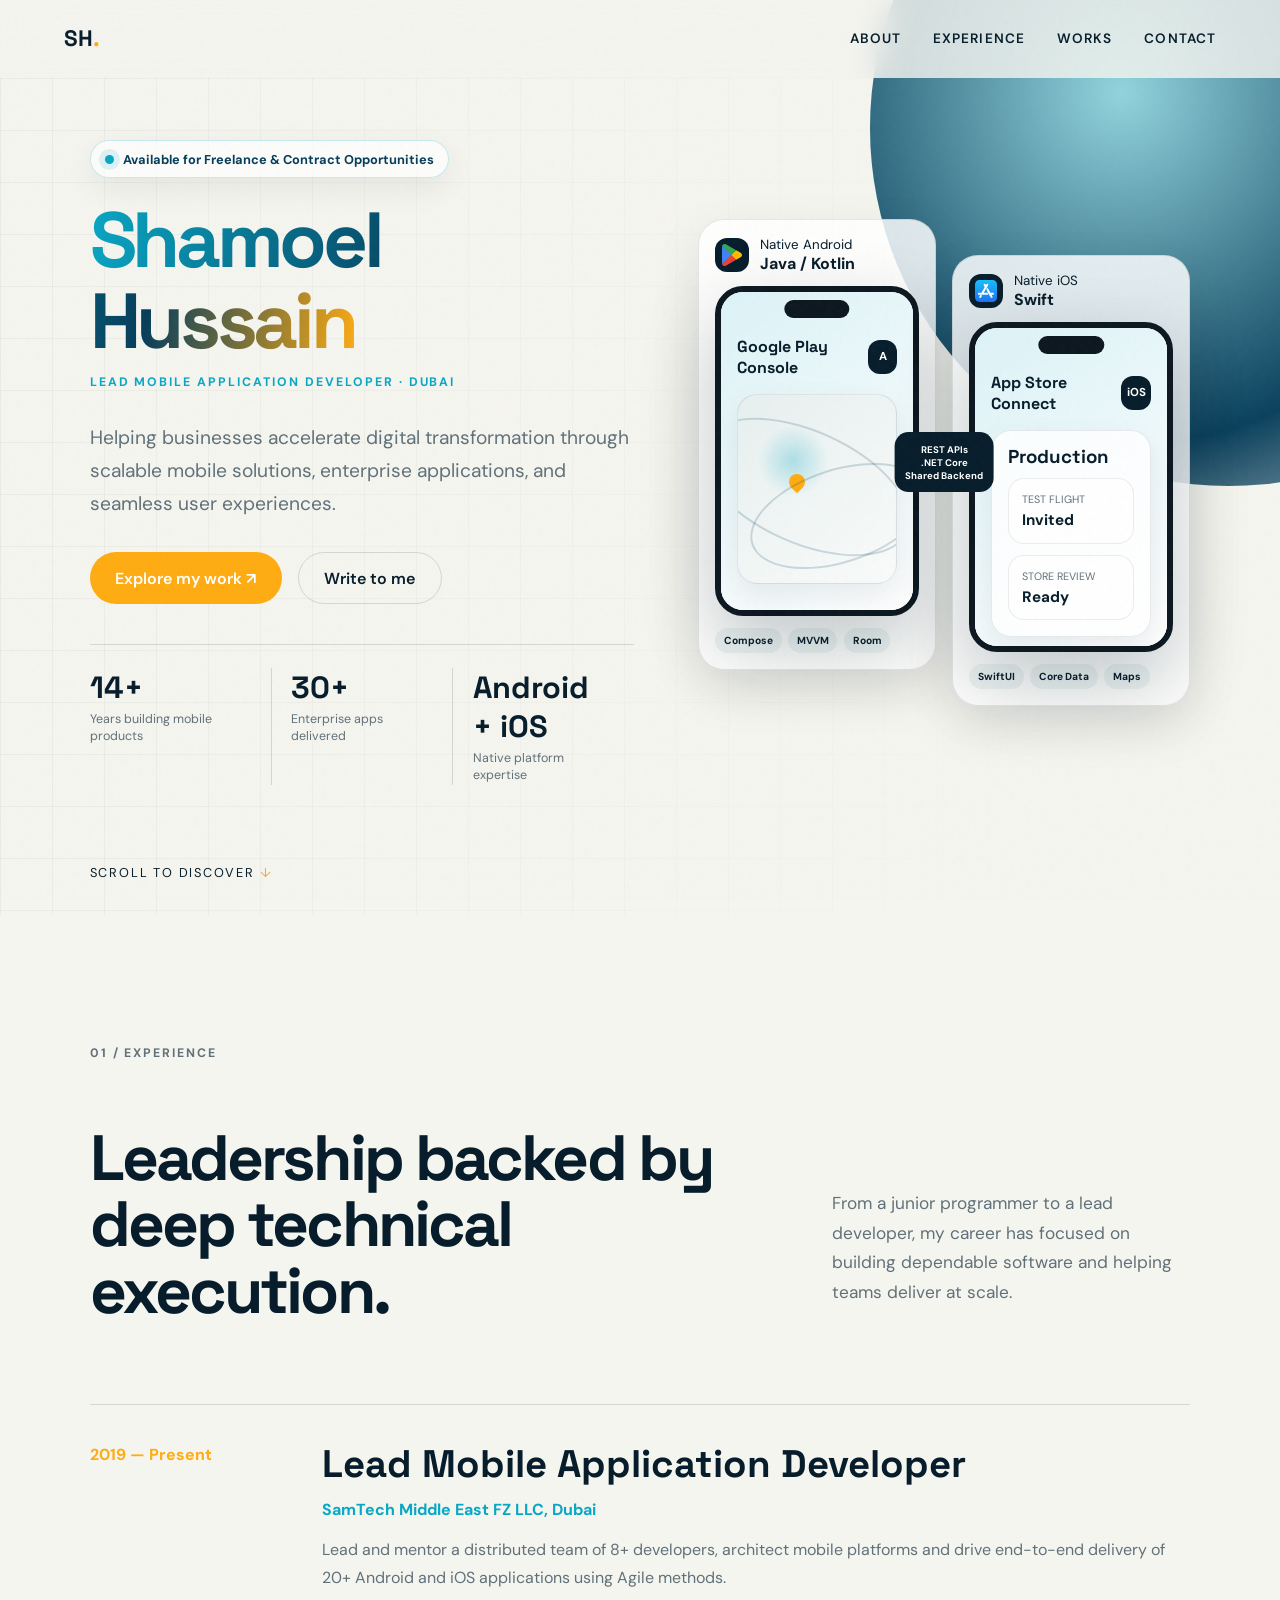
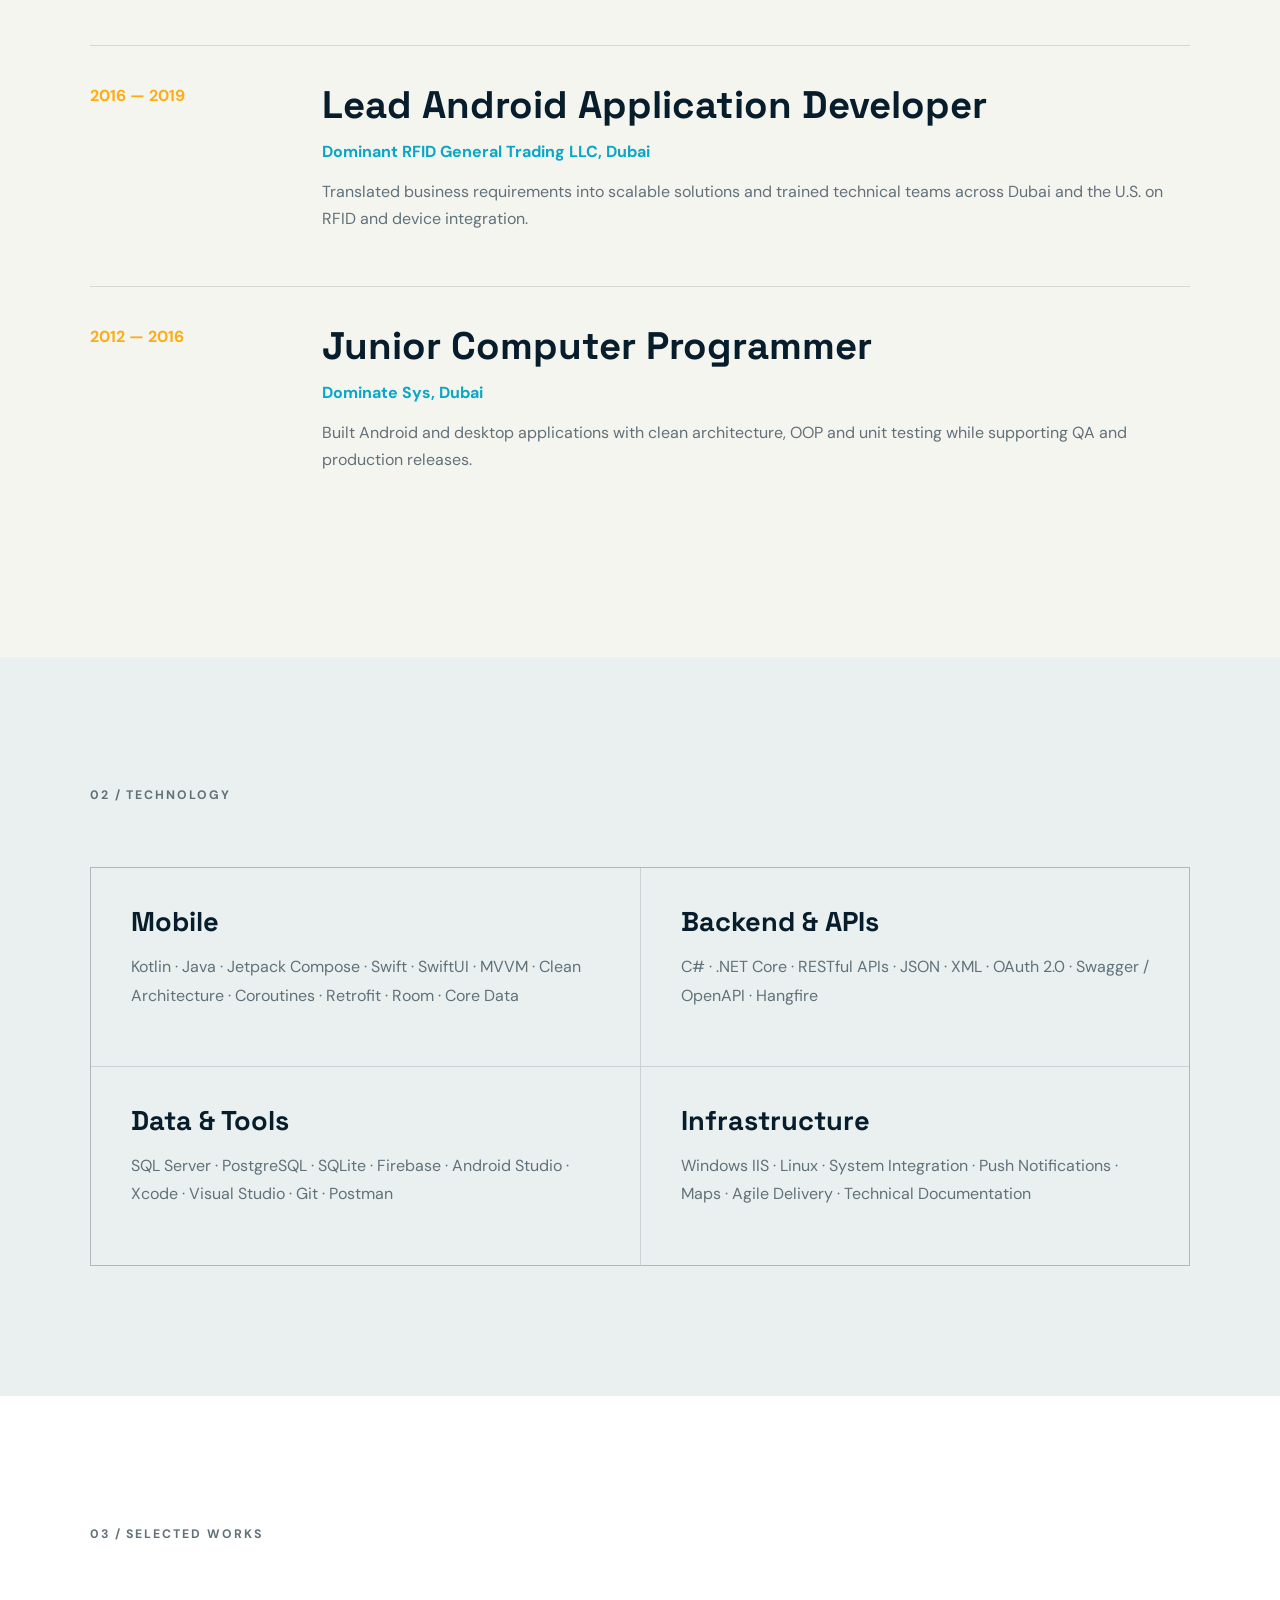
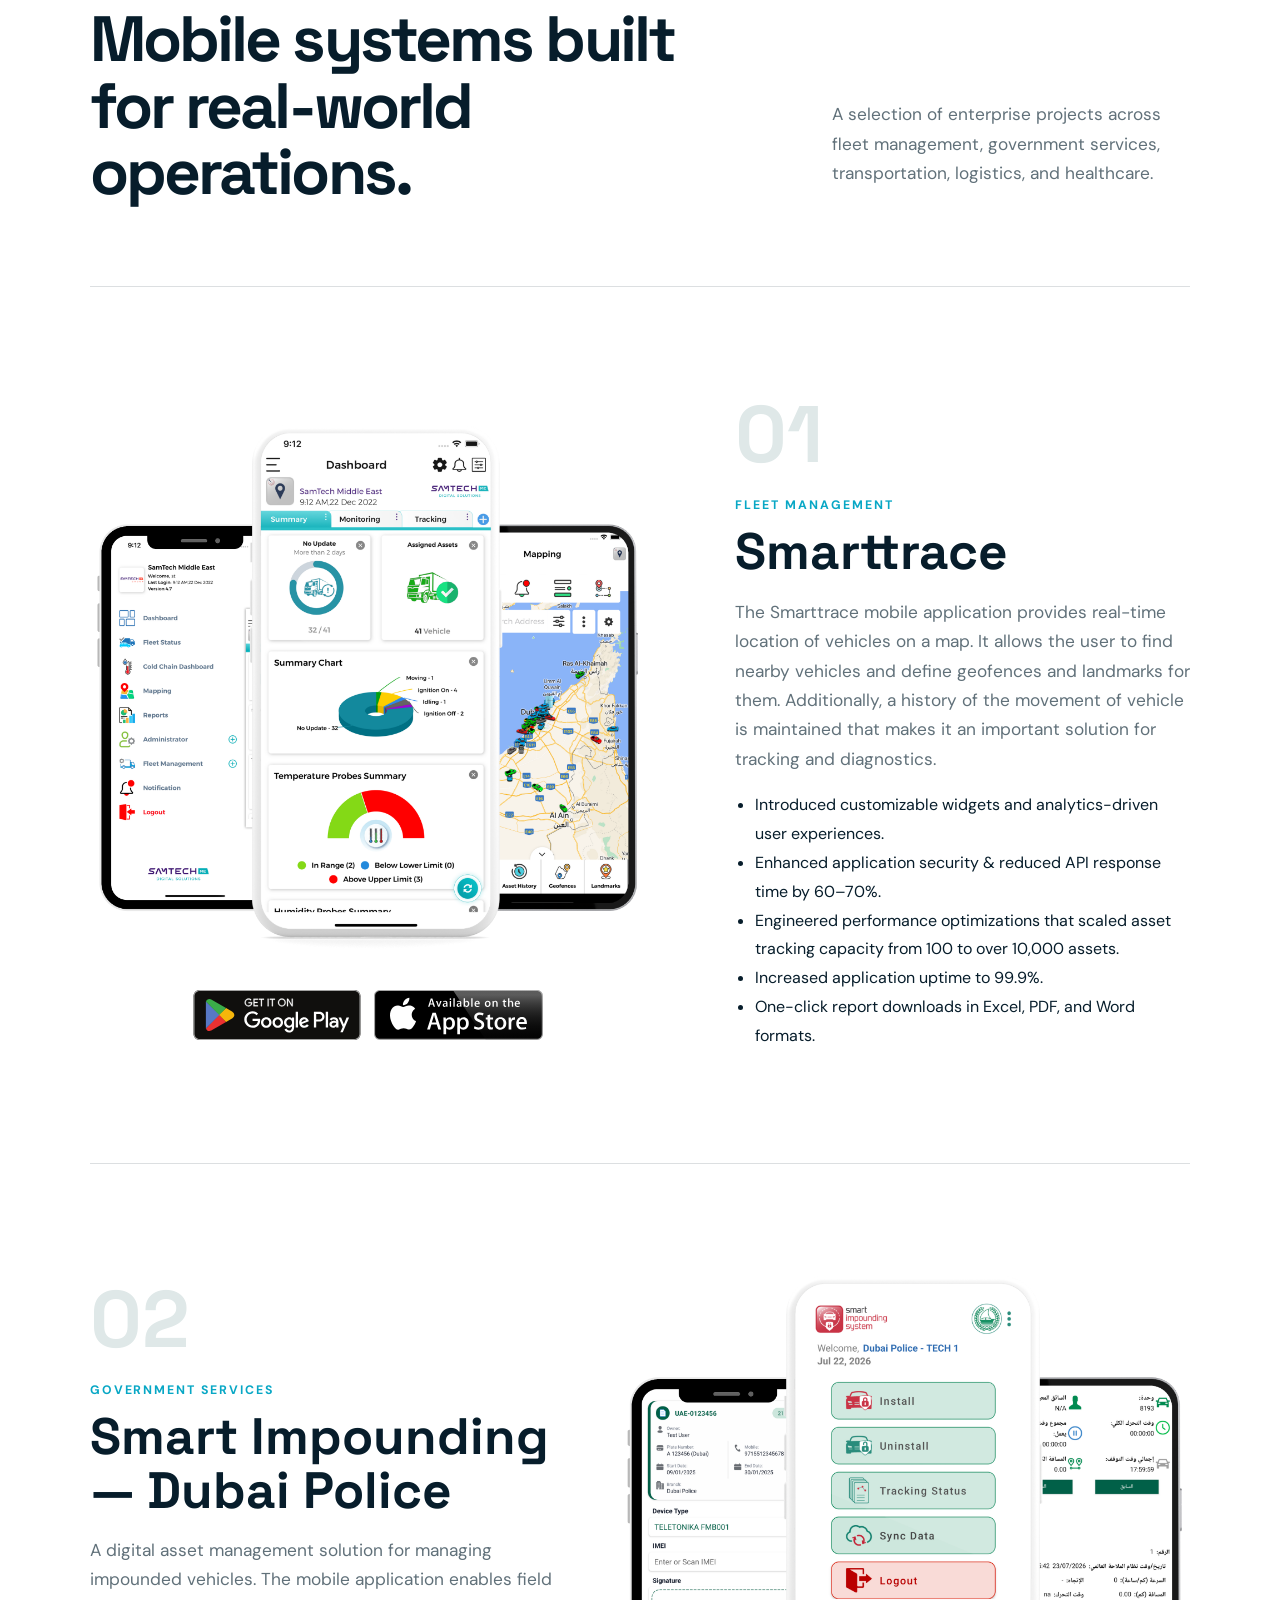
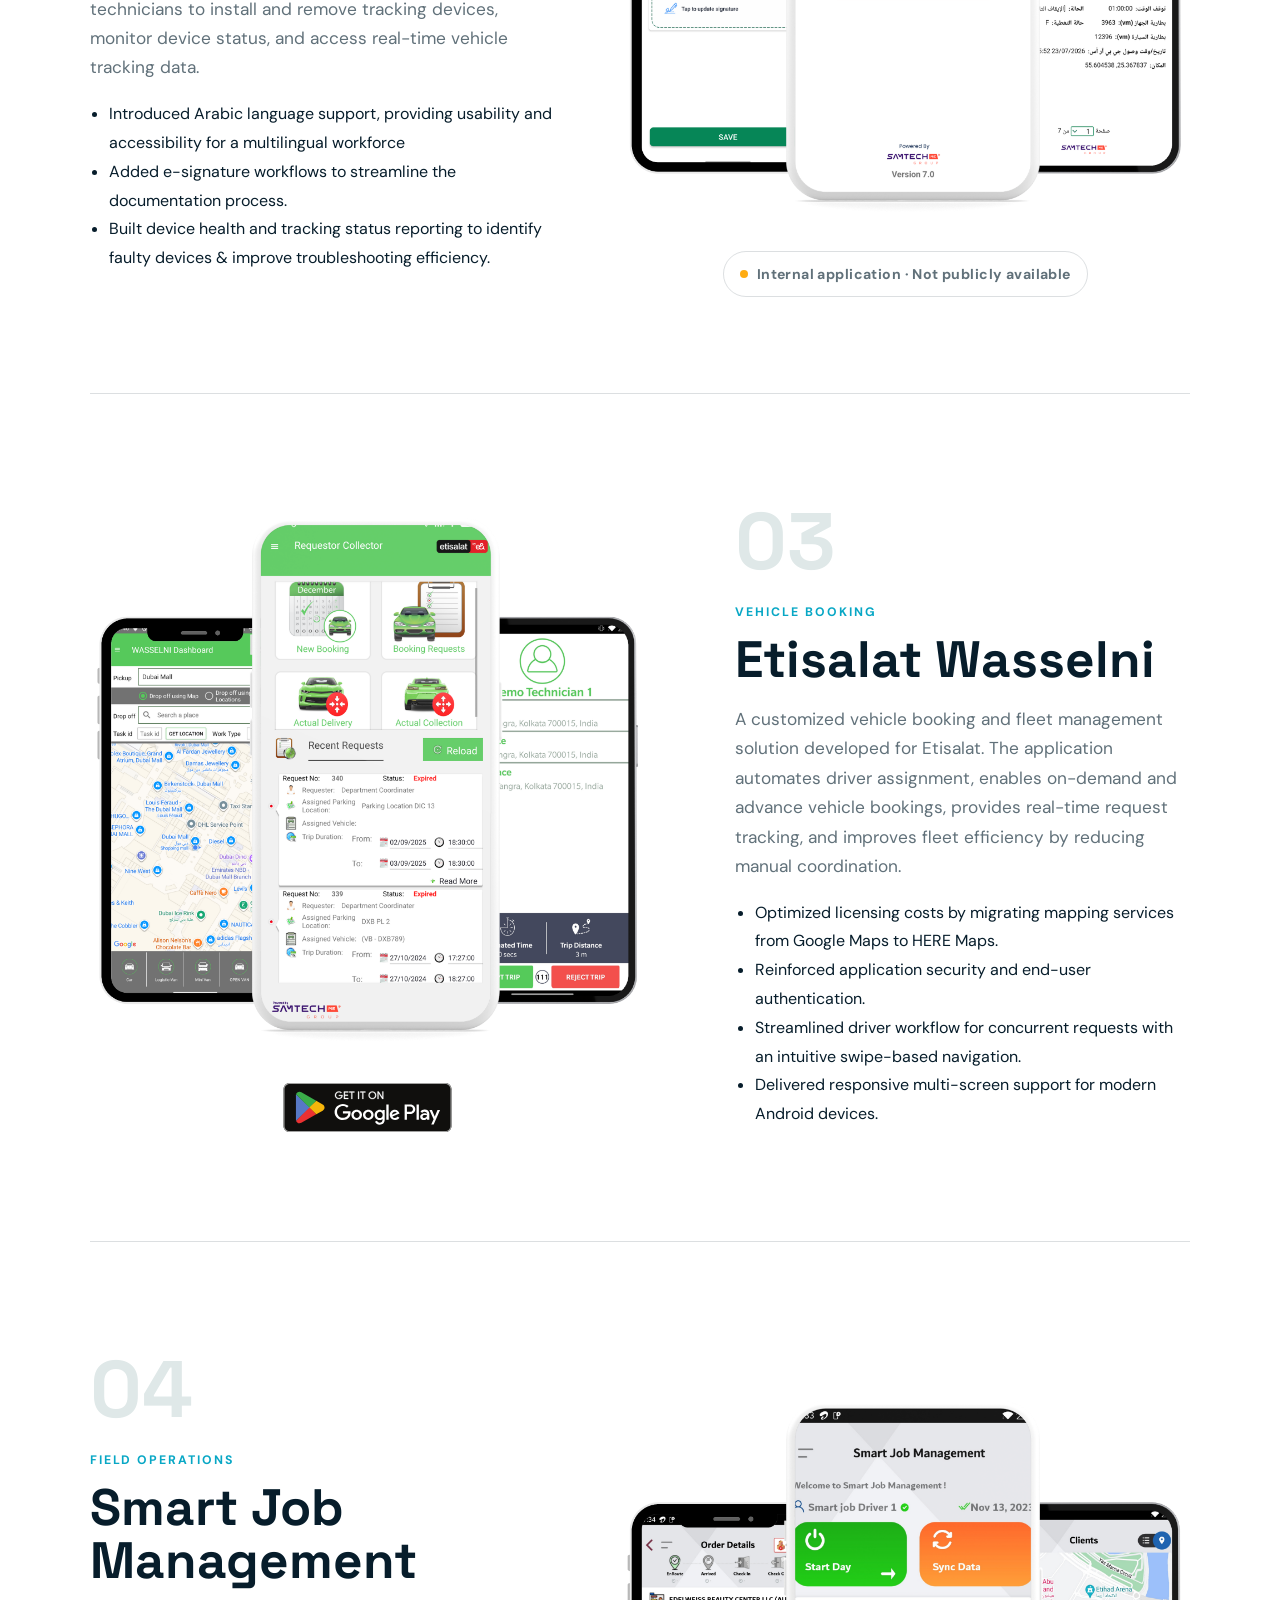
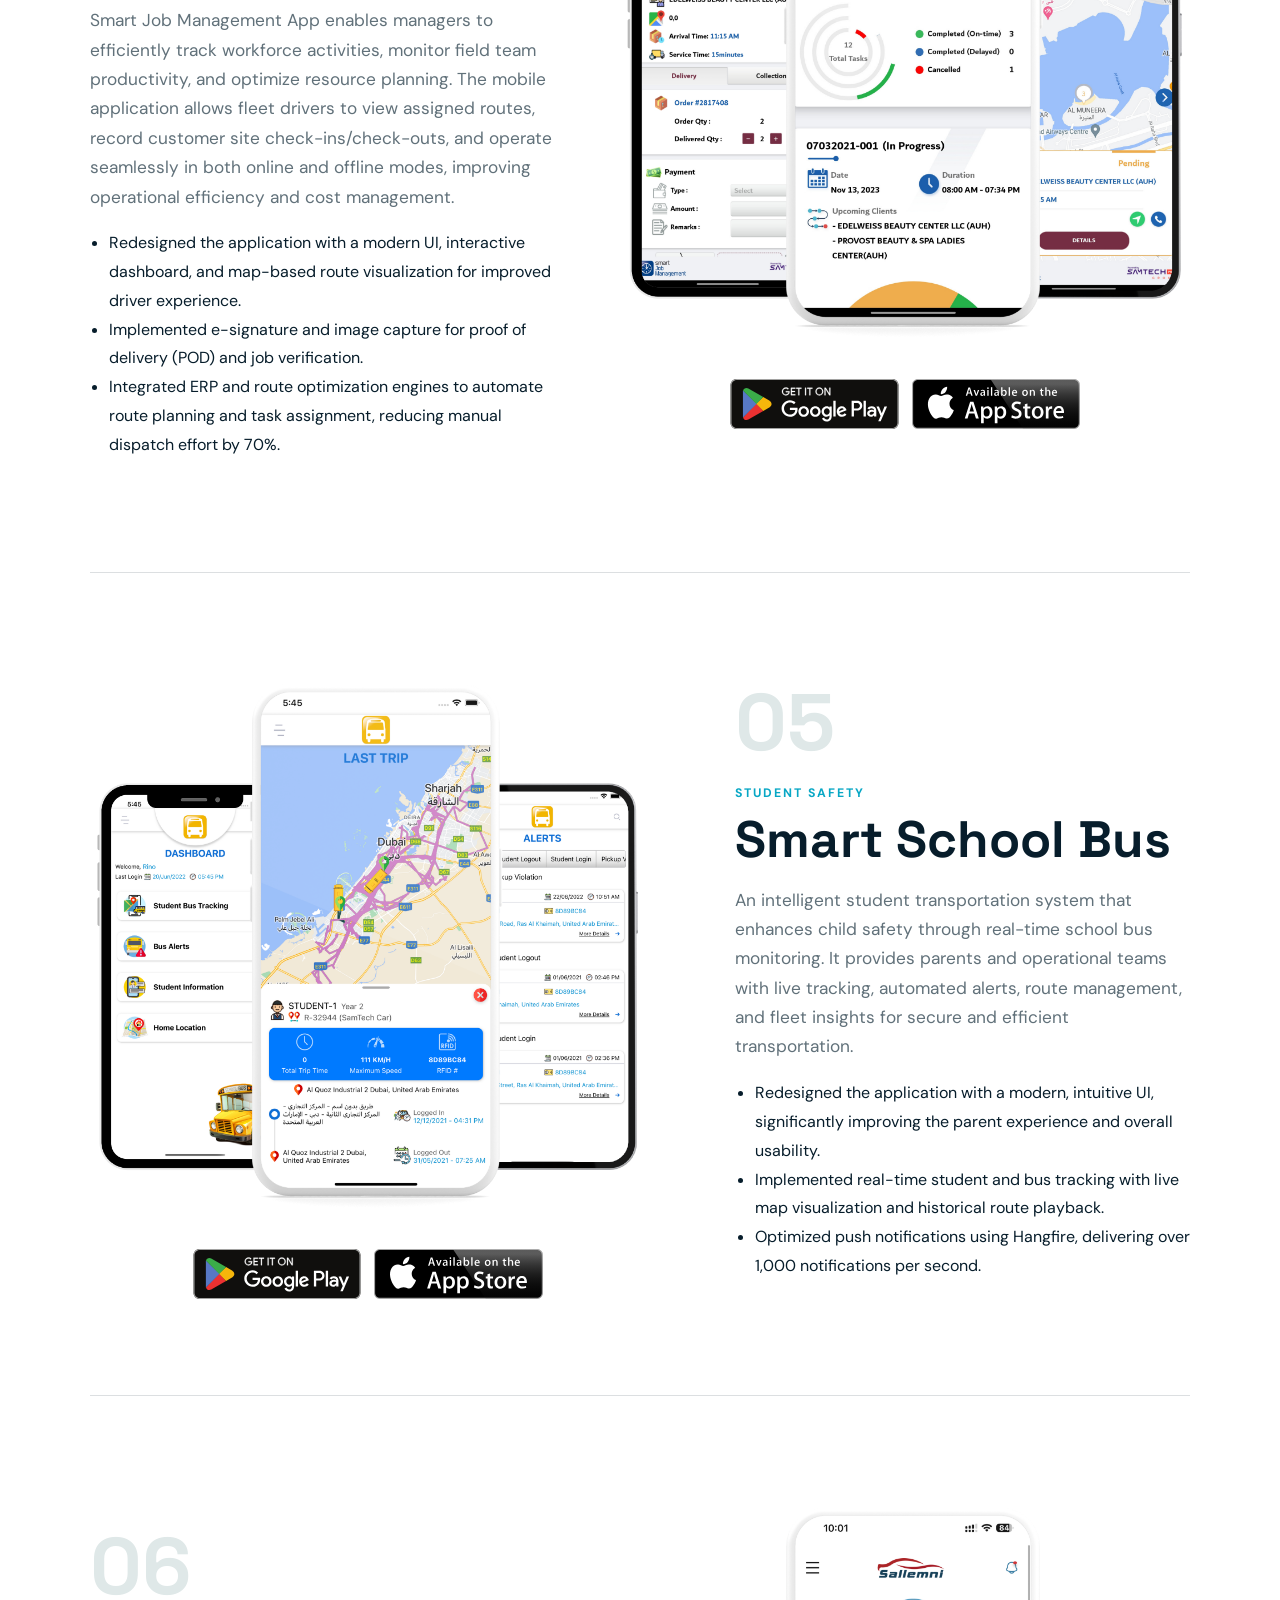
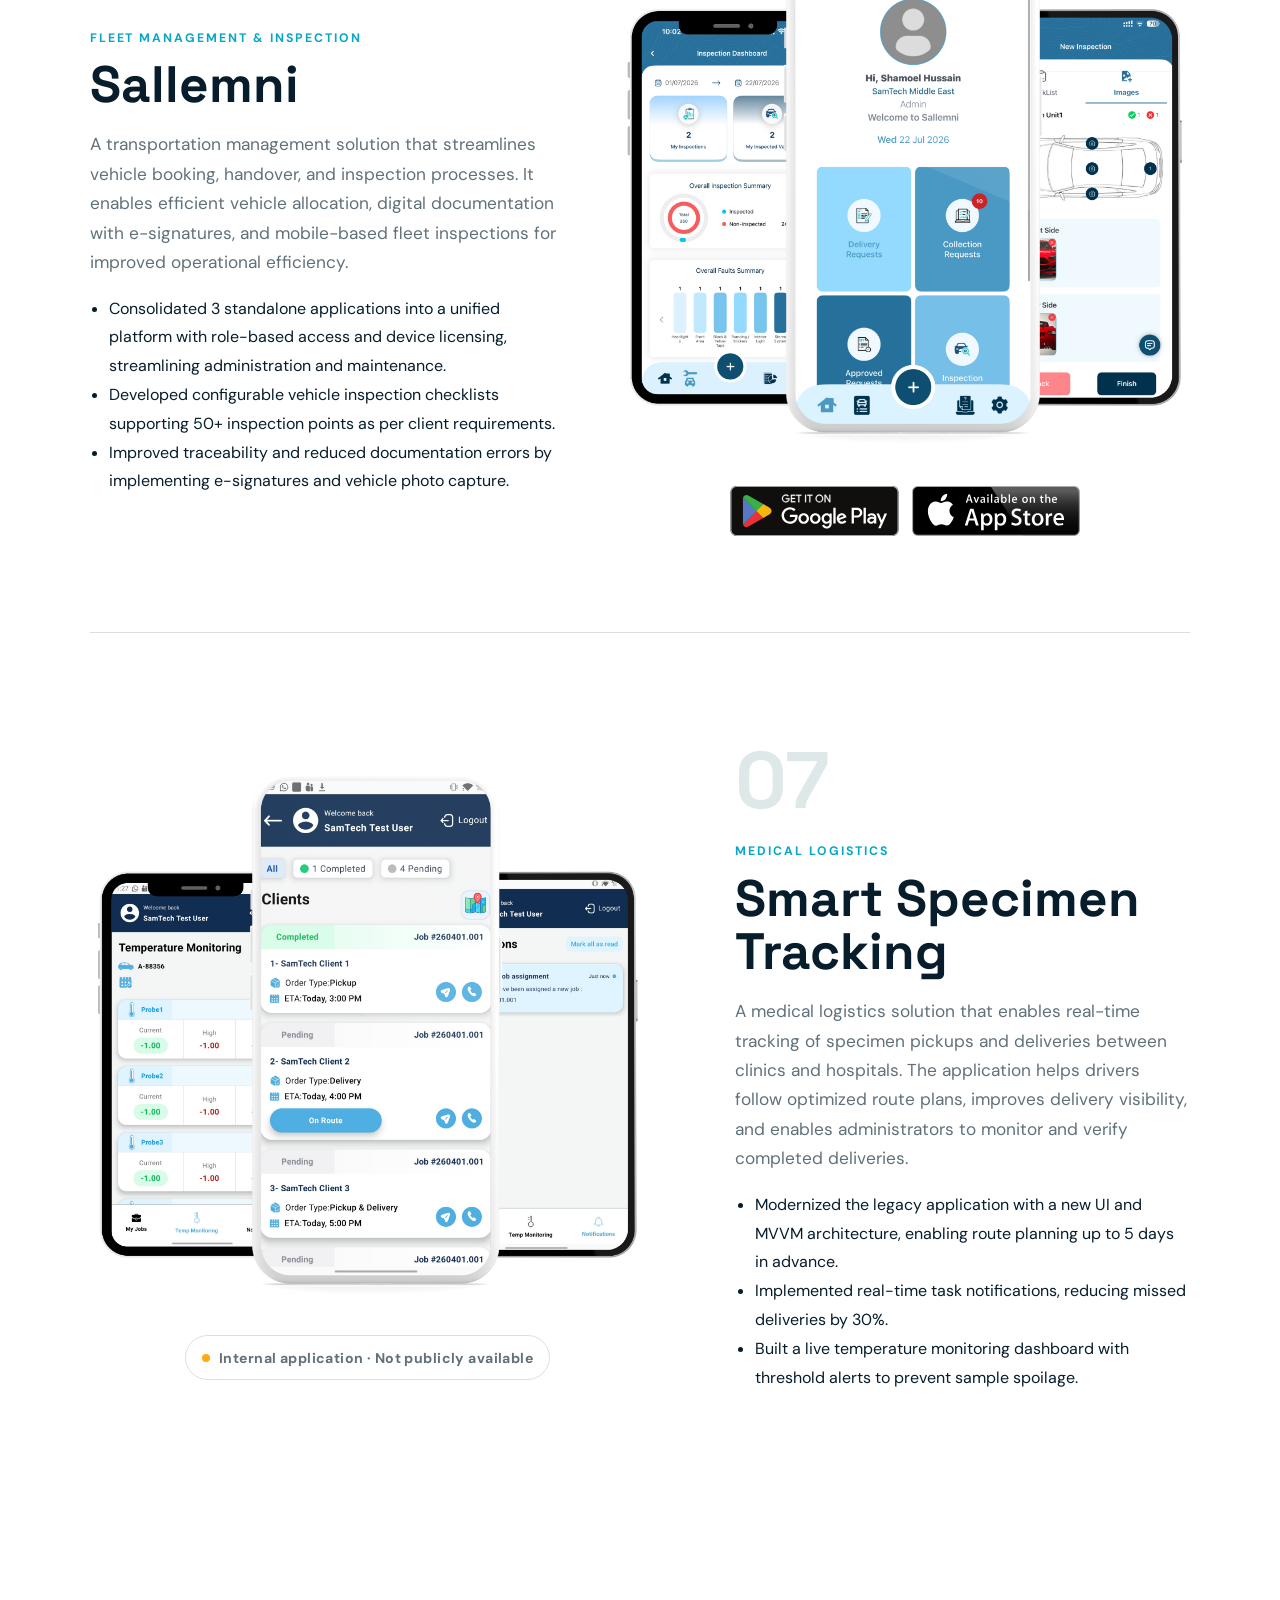
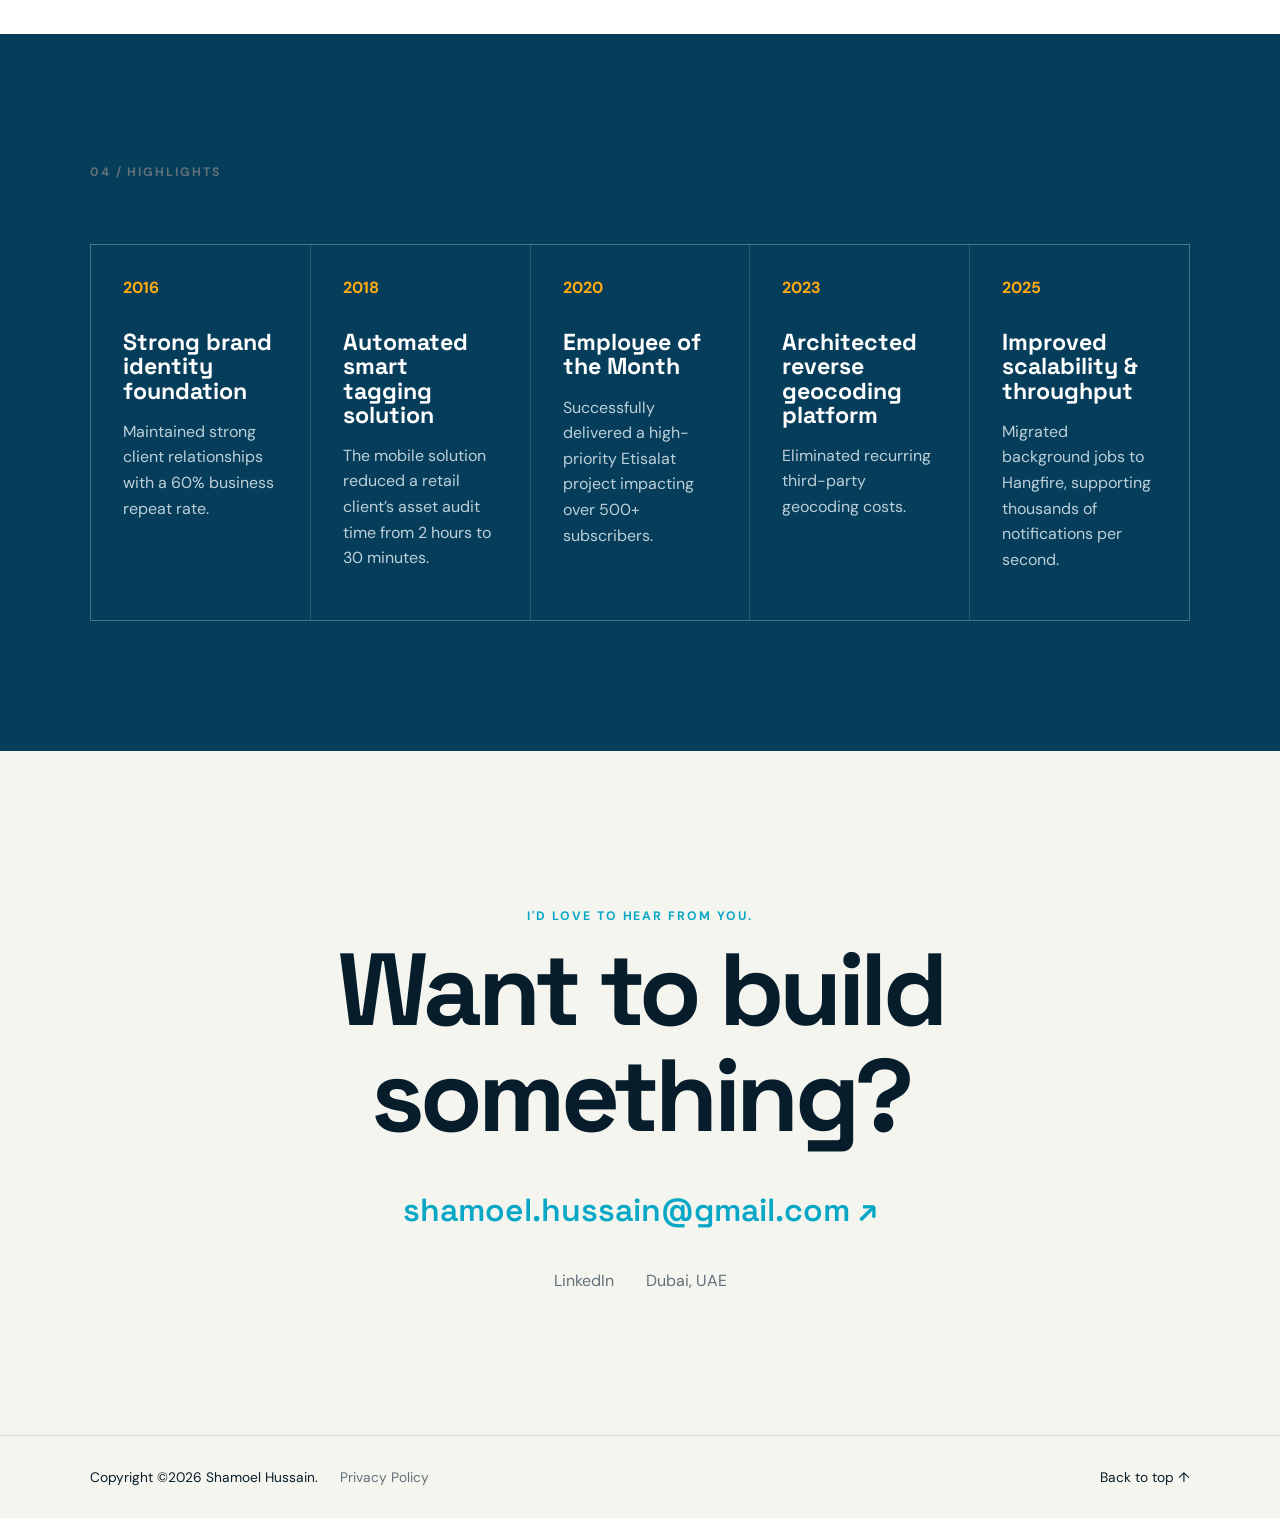
<file: index.html>
<!doctype html>
<html lang="en">

<head>
    <meta charset="utf-8" />
    <meta name="viewport" content="width=device-width, initial-scale=1" />
    <meta name="description" content="Portfolio of Shamoel Hussain, Lead Mobile Application Developer in Dubai." />
    <title>Shamoel Hussain | Lead Mobile Application Developer</title>
    <link rel="preconnect" href="https://fonts.googleapis.com">
    <link rel="preconnect" href="https://fonts.gstatic.com" crossorigin>
    <link href="https://fonts.googleapis.com/css2?family=DM+Sans:wght@400;500;600;700&family=Space+Grotesk:wght@500;600;700&display=swap" rel="stylesheet">
    <link rel="stylesheet" href="styles.css" />
</head>

<body>
    <div class="noise"></div>
    <header class="site-header">
        <a class="brand" href="#top" aria-label="Shamoel Hussain home">SH<span>.</span></a>
        <button class="menu-toggle" aria-label="Toggle navigation" aria-expanded="false">Menu</button>
        <nav class="nav">
            <a href="about.html">About</a>
            <a href="#experience">Experience</a>
            <a href="#works">Works</a>
            <a href="#contact">Contact</a>
        </nav>
    </header>

    <main id="top">
<section class="hero section-pad"><div class="hero-copy reveal">
<div class="hero-status"><span class="status-dot"></span>Available for Freelance &amp; Contract Opportunities</div>
<h1><span class="hero-gradient">Shamoel Hussain</span></h1>
<p class="eyebrow">Lead Mobile Application Developer · Dubai</p>
<p class="hero-text">Helping businesses accelerate digital transformation through scalable mobile solutions, enterprise applications, and seamless user experiences.</p>
<div class="hero-actions"><a class="btn primary" href="#works">Explore my work ↗</a><a class="btn ghost" href="mailto:shamoel.hussain@gmail.com">Write to me</a></div>
<div class="hero-metrics"><div><strong>14+</strong><span>Years building mobile products</span></div><div><strong>30+</strong><span>Enterprise apps delivered</span></div><div><strong>Android + iOS</strong><span>Native platform expertise</span></div></div>
</div><div class="hero-art split-art reveal"><div class="platform-panel"><div class="platform-title"><div class="app-avatar"><img src="assets/android.svg" alt="Android"></div><div><small>Native Android</small><strong>Java / Kotlin</strong></div></div><div class="phone-shell split-phone"><div class="phone-screen"><div class="app-top"><strong>Google Play Console</strong><div class="app-avatar">A</div></div><div class="app-card map-card"><i class="map-pin pin-one"></i></div></div></div><div class="tags"><span>Compose</span><span>MVVM</span><span>Room</span></div></div><div class="backend">REST APIs<br>.NET Core<br>Shared Backend</div><div class="platform-panel lower"><div class="platform-title"><div class="app-avatar"><img src="assets/apple.svg" alt="Apple"></div><div><small>Native iOS</small><strong>Swift</strong></div></div><div class="phone-shell split-phone"><div class="phone-screen"><div class="app-top"><strong>App Store Connect</strong><div class="app-avatar">iOS</div></div><div class="app-card"><h3>Production</h3><div class="mini-grid"><div class="mini-card"><span>Test Flight</span><strong>Invited</strong></div><div class="mini-card"><span>Store Review</span><strong>Ready</strong></div></div></div></div></div><div class="tags"><span>SwiftUI</span><span>Core Data</span><span>Maps</span></div></div></div><div class="scroll-note">Scroll to discover <span>↓</span></div></section>

        <section id="experience" class="experience section-pad">
            <div class="section-label">01 / Experience</div>
            <div class="experience-head reveal">
                <h2>Leadership backed by deep technical execution.</h2>
                <p>From a junior programmer to a lead developer, my career has focused on building dependable software and helping teams deliver at scale.</p>
            </div>
            <div class="timeline">
                <article class="timeline-item reveal">
                    <div class="year">2019 — Present</div>
                    <div>
                        <h3>Lead Mobile Application Developer</h3>
                        <p class="company">SamTech Middle East FZ LLC, Dubai</p>
                        <p>Lead and mentor a distributed team of 8+ developers, architect mobile platforms and drive end-to-end delivery of 20+ Android and iOS applications using Agile methods.</p>
                    </div>
                </article>
                <article class="timeline-item reveal">
                    <div class="year">2016 — 2019</div>
                    <div>
                        <h3>Lead Android Application Developer</h3>
                        <p class="company">Dominant RFID General Trading LLC, Dubai</p>
                        <p>Translated business requirements into scalable solutions and trained technical teams across Dubai and the U.S. on RFID and device integration.</p>
                    </div>
                </article>
                <article class="timeline-item reveal">
                    <div class="year">2012 — 2016</div>
                    <div>
                        <h3>Junior Computer Programmer</h3>
                        <p class="company">Dominate Sys, Dubai</p>
                        <p>Built Android and desktop applications with clean architecture, OOP and unit testing while supporting QA and production releases.</p>
                    </div>
                </article>
            </div>
        </section>

        <section class="stack section-pad">
            <div class="section-label">02 / Technology</div>
            <div class="stack-grid reveal">
                <div>
                    <h3>Mobile</h3>
                    <p>Kotlin · Java · Jetpack Compose · Swift · SwiftUI · MVVM · Clean Architecture · Coroutines · Retrofit · Room · Core Data</p>
                </div>
                <div>
                    <h3>Backend & APIs</h3>
                    <p>C# · .NET Core · RESTful APIs · JSON · XML · OAuth 2.0 · Swagger / OpenAPI · Hangfire</p>
                </div>
                <div>
                    <h3>Data & Tools</h3>
                    <p>SQL Server · PostgreSQL · SQLite · Firebase · Android Studio · Xcode · Visual Studio · Git · Postman</p>
                </div>
                <div>
                    <h3>Infrastructure</h3>
                    <p>Windows IIS · Linux · System Integration · Push Notifications · Maps · Agile Delivery · Technical Documentation</p>
                </div>
            </div>
        </section>

        <section id="works" class="works section-pad">
            <div class="section-label">03 / Selected Works</div>
            <div class="works-head reveal">
                <h2>Mobile systems built for real-world operations.</h2>
                <p>A selection of enterprise projects across fleet management, government services, transportation, logistics, and healthcare.</p>
            </div>

            <article class="project reveal">

                <div class="project-media">
                    <div class="project-image"><img src="assets/project-1.png" alt="Smarttrace fleet management mobile screens" /></div>
                    <div class="store-links" aria-label="Download Smarttrace">
                        <a href="https://play.google.com/store/apps/details?id=com.samtechme.smarttrace2" target="_blank" rel="noopener noreferrer" aria-label="Download Smarttrace on Google Play">
                            <img src="assets/play_store.svg" alt="Get it on Google Play" />
                        </a>
                        <a href="https://apps.apple.com/us/app/smarttrace-fleet-management/id946821768" target="_blank" rel="noopener noreferrer" aria-label="Download Smarttrace on the App Store">
                            <img src="assets/app_store.svg" alt="Download on the App Store" />
                        </a>
                    </div>
                </div>
                <div class="project-copy"><span class="project-no">01</span>
                    <p class="project-type">Fleet Management</p>
                    <h3>Smarttrace</h3>
                    <p>The Smarttrace mobile application provides real-time location of vehicles on a map. It allows the user to find nearby vehicles and define geofences and landmarks for them. Additionally, a history of the movement of vehicle is maintained that makes it an important solution for tracking and diagnostics.</p>
                    <ul>
						<li>Introduced customizable widgets and analytics-driven user experiences.</li>
                        <li>Enhanced application security & reduced API response time by 60–70%.</li>
						<li>Engineered performance optimizations that scaled asset tracking capacity from 100 to over 10,000 assets.</li>
                        <li>Increased application uptime to 99.9%.</li>
						<li>One-click report downloads in Excel, PDF, and Word formats.</li>
                    </ul>
                </div>
            </article>

            <article class="project reverse reveal">

                <div class="project-media">
                    <div class="project-image"><img src="assets/project-2.png" alt="Dubai Police smart impounding application screens" /></div>
                    <p class="availability-note">Internal application · Not publicly available</p>
                </div>
                <div class="project-copy"><span class="project-no">02</span>
                    <p class="project-type">Government Services</p>
                    <h3>Smart Impounding — Dubai Police</h3>
                    <p>A digital asset management solution for managing impounded vehicles. The mobile application enables field technicians to install and remove tracking devices, monitor device status, and access real-time vehicle tracking data.</p>
                    <ul>
                        <li>Introduced Arabic language support, providing usability and accessibility for a multilingual workforce</li>
                        <li>Added e-signature workflows to streamline the documentation process.</li>
                        <li>Built device health and tracking status reporting to identify faulty devices & improve troubleshooting efficiency.</li>
                    </ul>
                </div>
            </article>

            <article class="project reveal">

                <div class="project-media">
                    <div class="project-image"><img src="assets/project-3.png" alt="Etisalat Wasselni booking application screens" /></div>
                    <div class="store-links" aria-label="Download Etisalat Wasselni">
                        <a href="https://play.google.com/store/apps/details?id=com.etisalat.fleet_management.etisalatfleetmanagement" target="_blank" rel="noopener noreferrer" aria-label="Download Etisalat Wasselni on Google Play">
                            <img src="assets/play_store.svg" alt="Get it on Google Play" />
                        </a>
                    </div>
                </div>
                <div class="project-copy"><span class="project-no">03</span>
                    <p class="project-type">Vehicle Booking</p>
                    <h3>Etisalat Wasselni</h3>
                    <p>A customized vehicle booking and fleet management solution developed for Etisalat. The application automates driver assignment, enables on-demand and advance vehicle bookings, provides real-time request tracking, and improves fleet efficiency by reducing manual coordination.</p>
                    <ul>
                        <li>Optimized licensing costs by migrating mapping services from Google Maps to HERE Maps.</li>
						<li>Reinforced application security and end-user authentication.</li>
                        <li>Streamlined driver workflow for concurrent requests with an intuitive swipe-based navigation.</li>
                        <li>Delivered responsive multi-screen support for modern Android devices.</li>
                    </ul>
                </div>
            </article>

            <article class="project reverse reveal">

                <div class="project-media">
                    <div class="project-image"><img src="assets/project-4.png" alt="Smart Job Management proof of delivery screens" /></div>
                    <div class="store-links" aria-label="Download Smart Job Management">
                        <a href="https://play.google.com/store/apps/details?id=com.samtechme.sjm" target="_blank" rel="noopener noreferrer" aria-label="Download Smart Job Management on Google Play">
                            <img src="assets/play_store.svg" alt="Get it on Google Play" />
                        </a>
                        <a href="https://apps.apple.com/us/app/smart-job-management/id1645717205" target="_blank" rel="noopener noreferrer" aria-label="Download Smart Job Management on the App Store">
                            <img src="assets/app_store.svg" alt="Download on the App Store" />
                        </a>
                    </div>
                </div>
                <div class="project-copy"><span class="project-no">04</span>
                    <p class="project-type">Field Operations</p>
                    <h3>Smart Job Management</h3>
                    <p>Smart Job Management App enables managers to efficiently track workforce activities, monitor field team productivity, and optimize resource planning. The mobile application allows fleet drivers to view assigned routes, record customer site check-ins/check-outs, and operate seamlessly in both online and offline modes, improving operational efficiency and cost management.</p>
                    <ul>
                        <li>Redesigned the application with a modern UI, interactive dashboard, and map-based route visualization for improved driver experience.</li>
                        <li>Implemented e-signature and image capture for proof of delivery (POD) and job verification.</li>
                        <li>Integrated ERP and route optimization engines to automate route planning and task assignment, reducing manual dispatch effort by 70%.</li>
                    </ul>
                </div>
            </article>

            <article class="project reveal">

                <div class="project-media">
                    <div class="project-image"><img src="assets/project-5.png" alt="Smart School Bus student tracking screens" /></div>
                    <div class="store-links" aria-label="Download Smart School Bus">
                        <a href="https://play.google.com/store/apps/details?id=com.samtechme.smartschoolbus.app" target="_blank" rel="noopener noreferrer" aria-label="Download Smart School Bus on Google Play">
                            <img src="assets/play_store.svg" alt="Get it on Google Play" />
                        </a>
                        <a href="https://apps.apple.com/us/app/smart-school-bus-by-samtech/id1214857596" target="_blank" rel="noopener noreferrer" aria-label="Download Smart School Bus on the App Store">
                            <img src="assets/app_store.svg" alt="Download on the App Store" />
                        </a>
                    </div>
                </div>
                <div class="project-copy"><span class="project-no">05</span>
                    <p class="project-type">Student Safety</p>
                    <h3>Smart School Bus</h3>
                    <p>An intelligent student transportation system that enhances child safety through real-time school bus monitoring. It provides parents and operational teams with live tracking, automated alerts, route management, and fleet insights for secure and efficient transportation.</p>
                    <ul>
                        <li>Redesigned the application with a modern, intuitive UI, significantly improving the parent experience and overall usability.</li>
                        <li>Implemented real-time student and bus tracking with live map visualization and historical route playback.</li>
                        <li>Optimized push notifications using Hangfire, delivering over 1,000 notifications per second.</li>
                    </ul>
                </div>
            </article>

            <article class="project reverse reveal">

                <div class="project-media">
                    <div class="project-image"><img src="assets/project-6.png" alt="Sallemni fleet management screens" /></div>
                    <div class="store-links" aria-label="Download Sallemni">
                        <a href="https://play.google.com/store/apps/details?id=com.samtechme.sallemni" target="_blank" rel="noopener noreferrer" aria-label="Download Sallemni on Google Play">
                            <img src="assets/play_store.svg" alt="Get it on Google Play" />
                        </a>
                        <a href="https://apps.apple.com/us/app/sallemni/id6504843495" target="_blank" rel="noopener noreferrer" aria-label="Download Sallemni on the App Store">
                            <img src="assets/app_store.svg" alt="Download on the App Store" />
                        </a>
                    </div>
                </div>
                <div class="project-copy"><span class="project-no">06</span>
                    <p class="project-type">Fleet Management & Inspection</p>
                    <h3>Sallemni</h3>
                    <p>A transportation management solution that streamlines vehicle booking, handover, and inspection processes. It enables efficient vehicle allocation, digital documentation with e-signatures, and mobile-based fleet inspections for improved operational efficiency.</p>
                    <ul>
                        <li>Consolidated 3 standalone applications into a unified platform with role-based access and device licensing, streamlining administration and maintenance.</li>
                        <li>Developed configurable vehicle inspection checklists supporting 50+ inspection points as per client requirements.</li>
                        <li>Improved traceability and reduced documentation errors by implementing e-signatures and vehicle photo capture.</li>
                    </ul>
                </div>
            </article>

            <article class="project reveal">

                <div class="project-media">
                    <div class="project-image"><img src="assets/project-7.png" alt="Medical specimen tracking application screens" /></div>
                    <p class="availability-note">Internal application · Not publicly available</p>
                </div>
                <div class="project-copy"><span class="project-no">07</span>
                    <p class="project-type">Medical Logistics</p>
                    <h3>Smart Specimen Tracking</h3>
                    <p>A medical logistics solution that enables real-time tracking of specimen pickups and deliveries between clinics and hospitals. The application helps drivers follow optimized route plans, improves delivery visibility, and enables administrators to monitor and verify completed deliveries.</p>
                    <ul>
                        <li>Modernized the legacy application with a new UI and MVVM architecture, enabling route planning up to 5 days in advance.</li>
                        <li>Implemented real-time task notifications, reducing missed deliveries by 30%.</li>
                        <li>Built a live temperature monitoring dashboard with threshold alerts to prevent sample spoilage.</li>
                    </ul>
                </div>
            </article>
        </section>

        <section class="highlights section-pad">
            <div class="section-label">04 / Highlights</div>
            <div class="highlight-grid">
                <div class="highlight reveal"><span>2016</span>
                    <h3>Strong brand identity foundation</h3>
                    <p>Maintained strong client relationships with a 60% business repeat rate.</p>
                </div>
                <div class="highlight reveal"><span>2018</span>
                    <h3>Automated smart tagging solution</h3>
                    <p>The mobile solution reduced a retail client’s asset audit time from 2 hours to 30 minutes.</p>
                </div>
                <div class="highlight reveal"><span>2020</span>
                    <h3>Employee of the Month</h3>
                    <p>Successfully delivered a high-priority Etisalat project impacting over 500+ subscribers.</p>
                </div>
                <div class="highlight reveal"><span>2023</span>
                    <h3>Architected reverse geocoding platform</h3>
                    <p>Eliminated recurring third-party geocoding costs.</p>
                </div>
                <div class="highlight reveal"><span>2025</span>
                    <h3>Improved scalability & throughput</h3>
                    <p>Migrated background jobs to Hangfire, supporting thousands of notifications per second.</p>
                </div>
            </div>
        </section>

        <section id="contact" class="contact section-pad">
            <p class="eyebrow reveal">I'd love to hear from you.</p>
            <h2 class="reveal">Want to build something?</h2>
            <a class="contact-email reveal" href="mailto:shamoel.hussain@gmail.com">shamoel.hussain@gmail.com ↗</a>
            <div class="contact-meta reveal">
                <a href="https://linkedin.com/in/shamoel-hussain" target="_blank" rel="noreferrer">LinkedIn</a>
                <span>Dubai, UAE</span>
            </div>
        </section>
    </main>

    <footer>
		<div class="footer-left">
			<span>Copyright ©<span id="year"></span> Shamoel Hussain.</span>
			<a href="privacy-policy.html">Privacy Policy</a>
		</div>

		<a href="#top">Back to top ↑</a>
	</footer>
    <script src="script.js"></script>
</body>

</html>
</file>
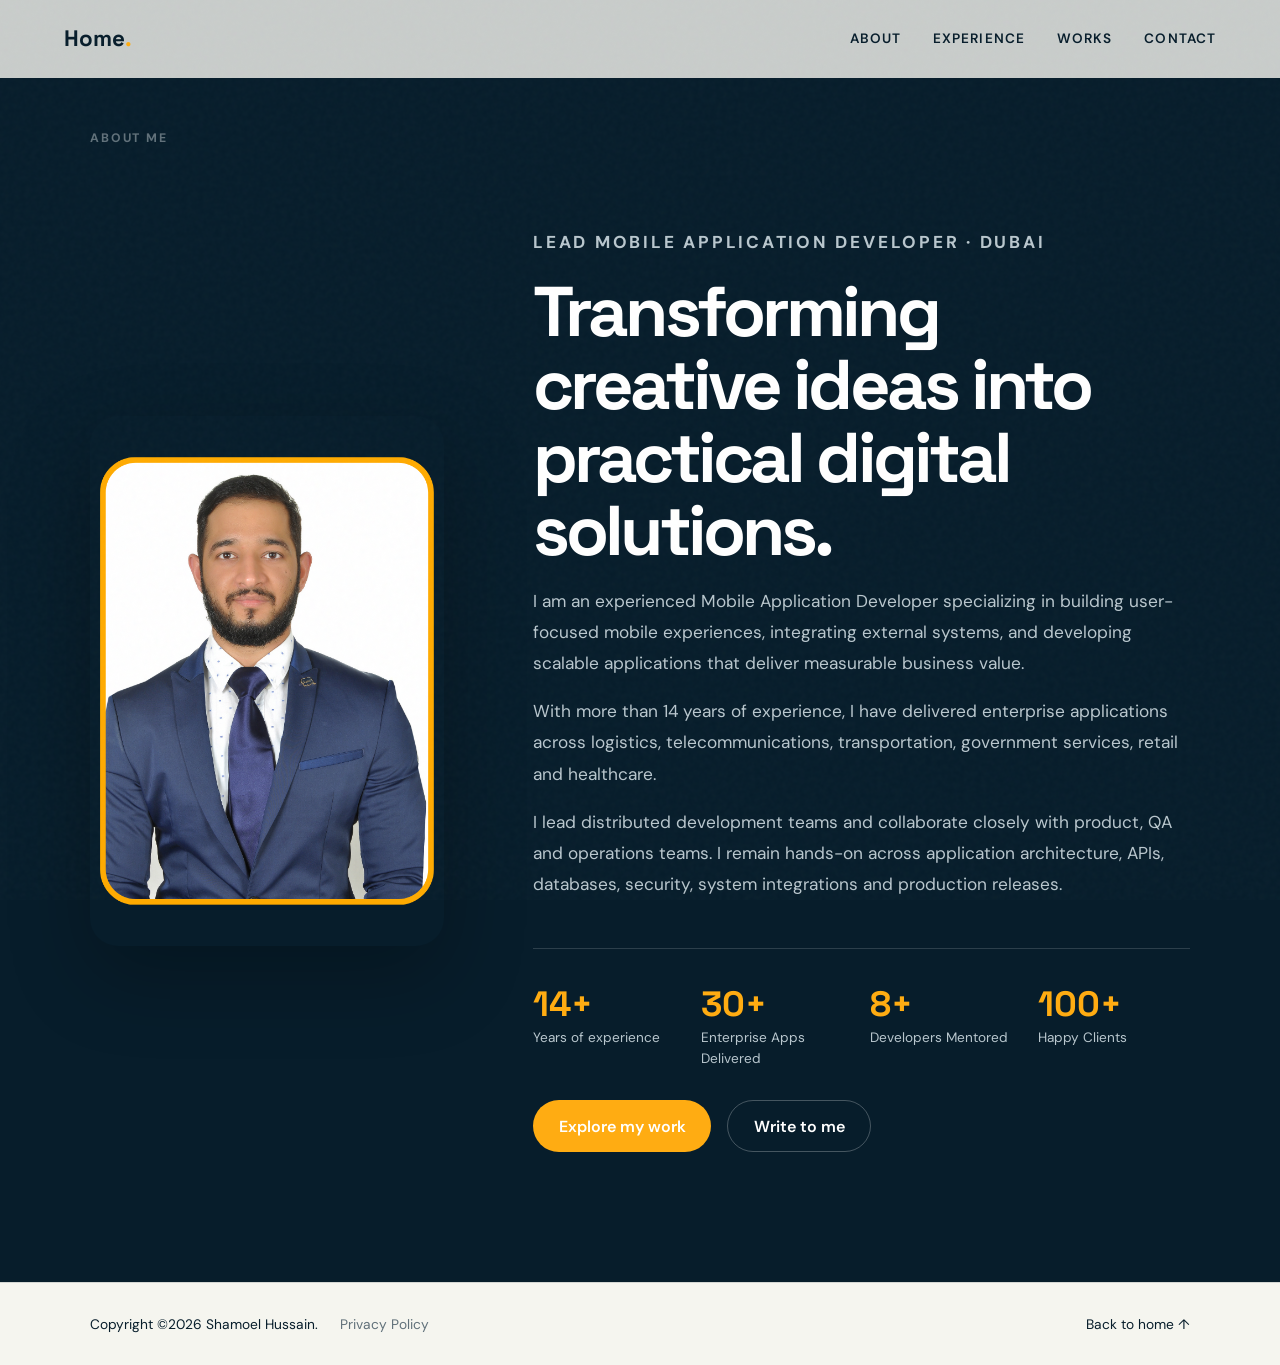
<file: about.html>
<!doctype html>
<html lang="en">

<head>
    <meta charset="utf-8" />
    <meta name="viewport"
          content="width=device-width, initial-scale=1" />

    <meta name="description"
          content="About Shamoel Hussain, Lead Mobile Application Developer in Dubai." />

    <title>About | Shamoel Hussain</title>

    <link rel="preconnect"
          href="https://fonts.googleapis.com">

    <link rel="preconnect"
          href="https://fonts.gstatic.com"
          crossorigin>

    <link href="https://fonts.googleapis.com/css2?family=DM+Sans:wght@400;500;600;700&family=Space+Grotesk:wght@500;600;700&display=swap"
          rel="stylesheet">

    <link rel="stylesheet"
          href="styles.css" />
</head>

<body>

    <div class="noise"></div>

    <header class="site-header">
        <a class="brand"
           href="index.html"
           aria-label="Shamoel Hussain home">
            Home<span>.</span>
        </a>

        <button class="menu-toggle"
                aria-label="Toggle navigation"
                aria-expanded="false">
            Menu
        </button>

        <nav class="nav">
            <a href="about.html"
               class="active">About</a>

            <a href="index.html#experience">Experience</a>
            <a href="index.html#works">Works</a>
            <a href="index.html#contact">Contact</a>
        </nav>
    </header>

    <main>

        <section class="about about-page section-pad">

            <div class="section-label">
                About Me
            </div>

            <div class="about-grid">

                <div class="portrait-wrap reveal">
                    <img src="assets/profile.png"
                         alt="Portrait of Shamoel Hussain" />
                </div>

                <div class="about-copy reveal">

                    <p class="eyebrow">
                        Lead Mobile Application Developer · Dubai
                    </p>

                    <h1>
                        Transforming creative ideas into practical digital solutions.
                    </h1>

                    <p>
                        I am an experienced Mobile Application Developer
                        specializing in building user-focused mobile experiences,
                        integrating external systems, and developing scalable
                        applications that deliver measurable business value.
                    </p>

                    <p>
                        With more than 14 years of experience, I have delivered
                        enterprise applications across logistics,
                        telecommunications, transportation, government services,
                        retail and healthcare.
                    </p>

                    <p>
                        I lead distributed development teams and collaborate
                        closely with product, QA and operations teams. I remain
                        hands-on across application architecture, APIs, databases,
                        security, system integrations and production releases.
                    </p>

                    <div class="stats">
                        <div>
                            <strong>14+</strong>
                            <span>Years of experience</span>
                        </div>

                        <div>
                            <strong>30+</strong>
                            <span>Enterprise Apps Delivered</span>
                        </div>

                        <div>
                            <strong>8+</strong>
                            <span>Developers Mentored</span>
                        </div>

                        <div>
                            <strong>100+</strong>
                            <span>Happy Clients</span>
                        </div>
                    </div>

                    <div class="about-actions">
                        <a class="btn primary"
                           href="index.html#works">
                            Explore my work
                        </a>

                        <a class="btn about-ghost"
                           href="index.html#contact">
                            Write to me
                        </a>
                    </div>

                </div>
            </div>

        </section>

    </main>

    <footer>
        <div class="footer-left">
			<span>Copyright ©<span id="year"></span> Shamoel Hussain.</span>
			<a href="privacy-policy.html">Privacy Policy</a>
		</div>

        <a href="index.html">
            Back to home ↑
        </a>
    </footer>

    <script src="script.js"></script>

</body>
</html>
</file>
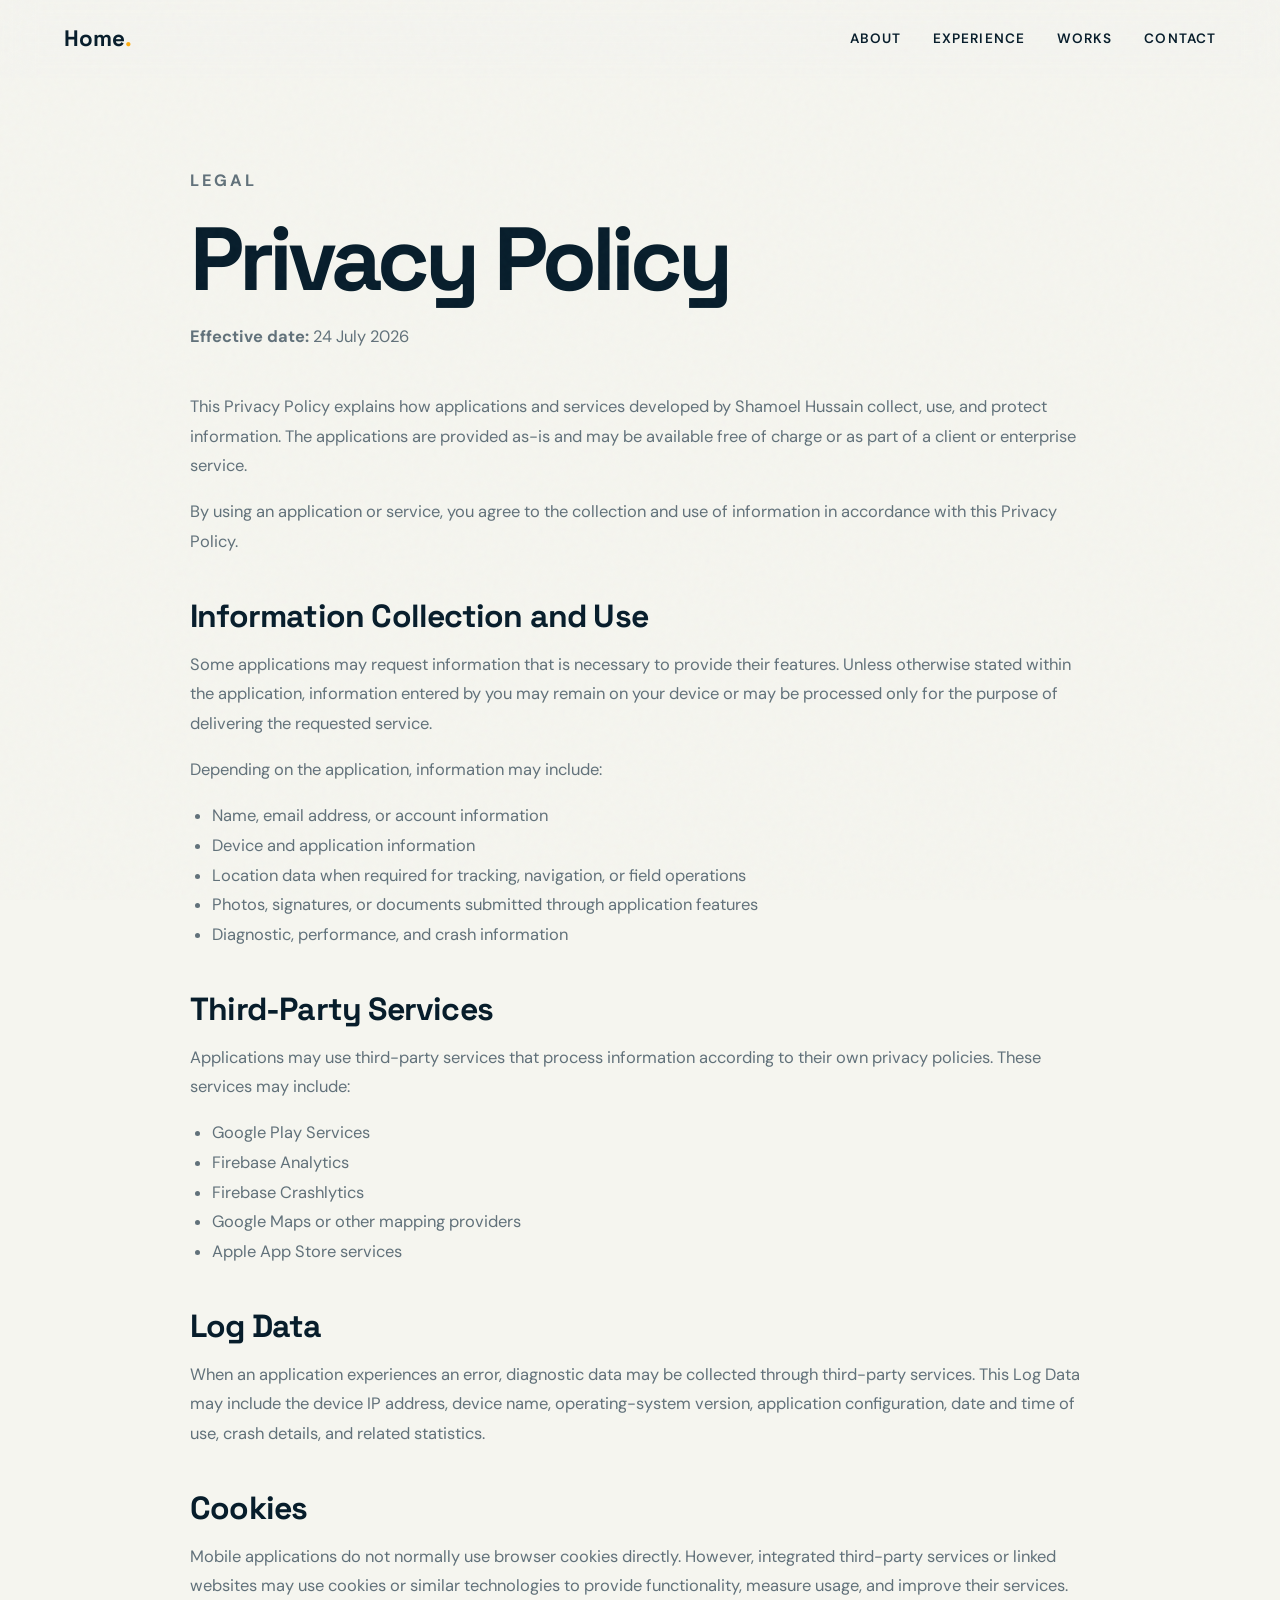
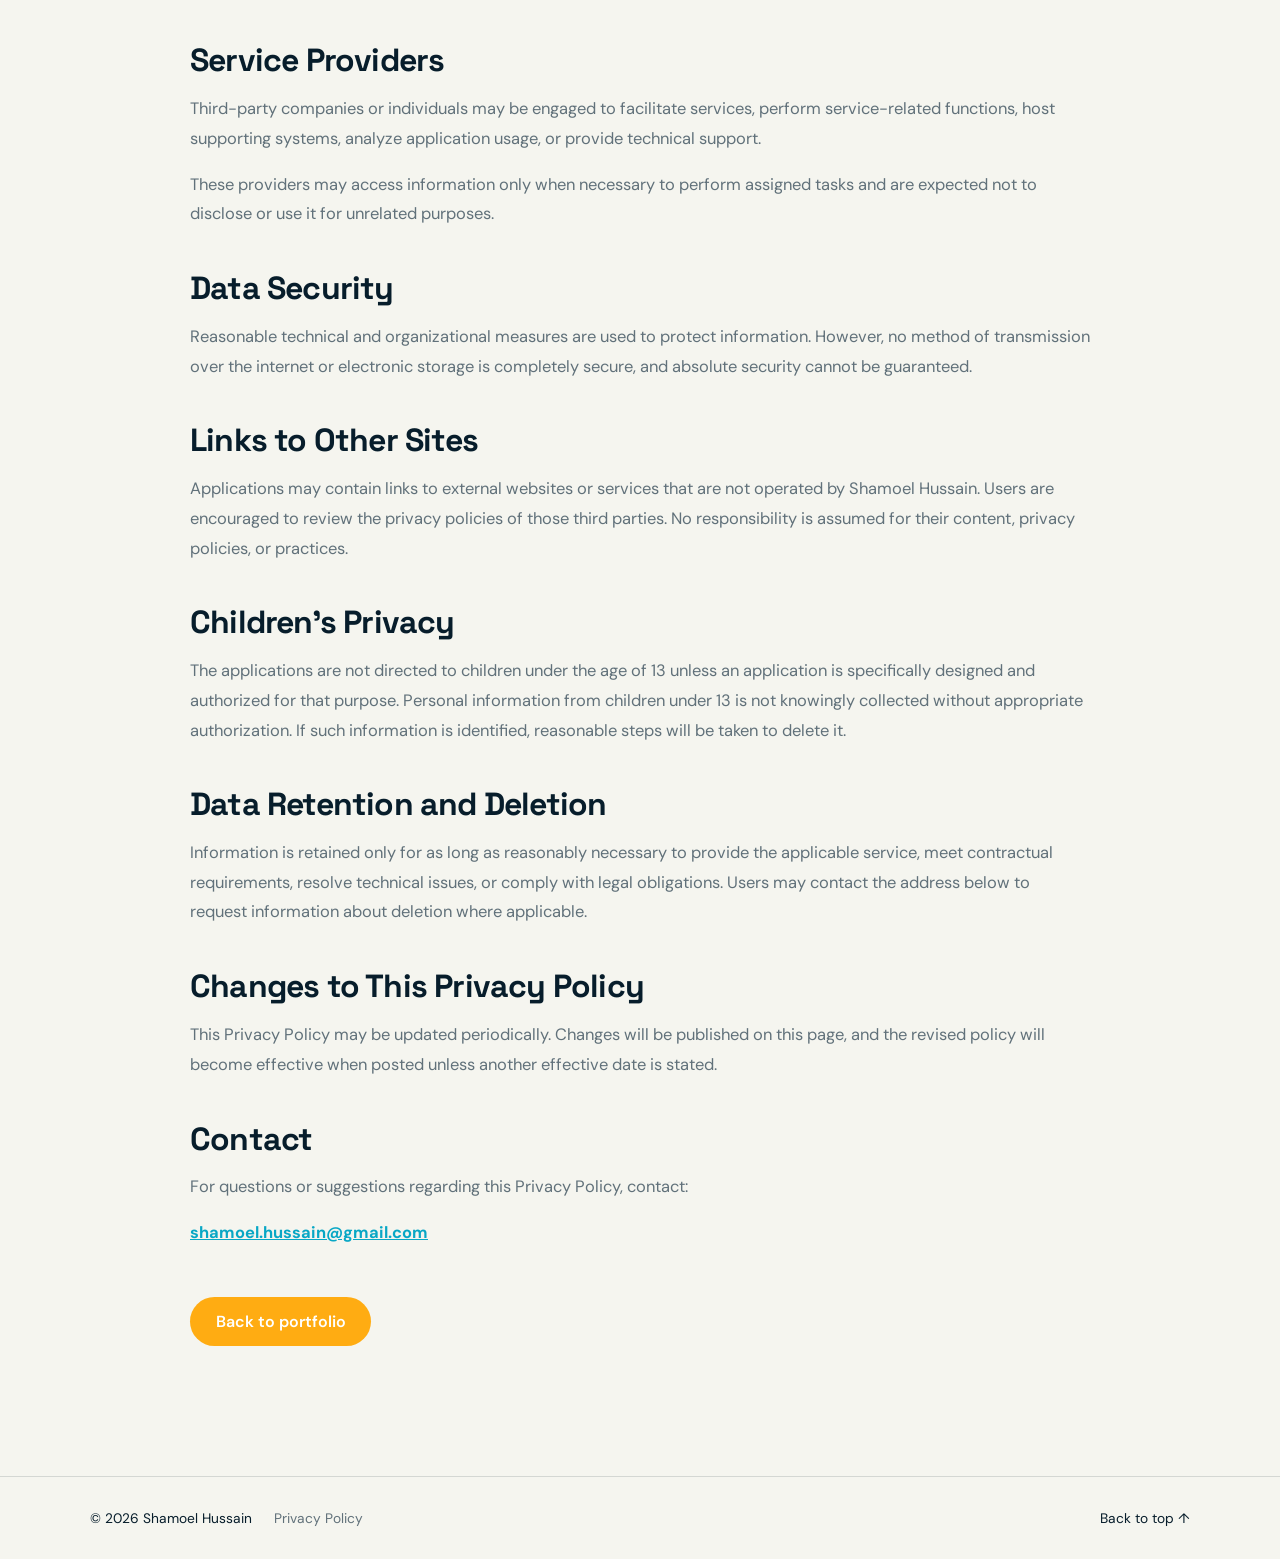
<file: privacy-policy.html>
<!doctype html>
<html lang="en">
<head>
    <meta charset="utf-8">
    <meta name="viewport" content="width=device-width, initial-scale=1">
    <meta name="description" content="Privacy Policy for applications and services developed by Shamoel Hussain.">
    <title>Privacy Policy | Shamoel Hussain</title>
    <link rel="preconnect" href="https://fonts.googleapis.com">
    <link rel="preconnect" href="https://fonts.gstatic.com" crossorigin>
    <link href="https://fonts.googleapis.com/css2?family=DM+Sans:wght@400;500;600;700&family=Space+Grotesk:wght@500;600;700&display=swap" rel="stylesheet">
    <link rel="stylesheet" href="styles.css">
</head>
<body id="top">
    <div class="noise"></div>

    <header class="site-header">
    <a class="brand"
       href="index.html"
       aria-label="Shamoel Hussain home">
        Home<span>.</span>
    </a>

    <button class="menu-toggle"
            aria-label="Toggle navigation"
            aria-expanded="false">
        Menu
    </button>

    <nav class="nav">
        <a href="about.html">About</a>
        <a href="index.html#experience">Experience</a>
        <a href="index.html#works">Works</a>
        <a href="index.html#contact">Contact</a>
    </nav>
</header>

    <main class="privacy-page section-pad">
        <article class="privacy-content">
            <p class="eyebrow">Legal</p>
            <h1>Privacy Policy</h1>
            <p class="privacy-updated"><strong>Effective date:</strong> 24 July 2026</p>

            <p>This Privacy Policy explains how applications and services developed by Shamoel Hussain collect, use, and protect information. The applications are provided as-is and may be available free of charge or as part of a client or enterprise service.</p>

            <p>By using an application or service, you agree to the collection and use of information in accordance with this Privacy Policy.</p>

            <h2>Information Collection and Use</h2>
            <p>Some applications may request information that is necessary to provide their features. Unless otherwise stated within the application, information entered by you may remain on your device or may be processed only for the purpose of delivering the requested service.</p>

            <p>Depending on the application, information may include:</p>
            <ul>
                <li>Name, email address, or account information</li>
                <li>Device and application information</li>
                <li>Location data when required for tracking, navigation, or field operations</li>
                <li>Photos, signatures, or documents submitted through application features</li>
                <li>Diagnostic, performance, and crash information</li>
            </ul>

            <h2>Third-Party Services</h2>
            <p>Applications may use third-party services that process information according to their own privacy policies. These services may include:</p>
            <ul>
                <li>Google Play Services</li>
                <li>Firebase Analytics</li>
                <li>Firebase Crashlytics</li>
                <li>Google Maps or other mapping providers</li>
                <li>Apple App Store services</li>
            </ul>

            <h2>Log Data</h2>
            <p>When an application experiences an error, diagnostic data may be collected through third-party services. This Log Data may include the device IP address, device name, operating-system version, application configuration, date and time of use, crash details, and related statistics.</p>

            <h2>Cookies</h2>
            <p>Mobile applications do not normally use browser cookies directly. However, integrated third-party services or linked websites may use cookies or similar technologies to provide functionality, measure usage, and improve their services.</p>

            <h2>Service Providers</h2>
            <p>Third-party companies or individuals may be engaged to facilitate services, perform service-related functions, host supporting systems, analyze application usage, or provide technical support.</p>

            <p>These providers may access information only when necessary to perform assigned tasks and are expected not to disclose or use it for unrelated purposes.</p>

            <h2>Data Security</h2>
            <p>Reasonable technical and organizational measures are used to protect information. However, no method of transmission over the internet or electronic storage is completely secure, and absolute security cannot be guaranteed.</p>

            <h2>Links to Other Sites</h2>
            <p>Applications may contain links to external websites or services that are not operated by Shamoel Hussain. Users are encouraged to review the privacy policies of those third parties. No responsibility is assumed for their content, privacy policies, or practices.</p>

            <h2>Children’s Privacy</h2>
            <p>The applications are not directed to children under the age of 13 unless an application is specifically designed and authorized for that purpose. Personal information from children under 13 is not knowingly collected without appropriate authorization. If such information is identified, reasonable steps will be taken to delete it.</p>

            <h2>Data Retention and Deletion</h2>
            <p>Information is retained only for as long as reasonably necessary to provide the applicable service, meet contractual requirements, resolve technical issues, or comply with legal obligations. Users may contact the address below to request information about deletion where applicable.</p>

            <h2>Changes to This Privacy Policy</h2>
            <p>This Privacy Policy may be updated periodically. Changes will be published on this page, and the revised policy will become effective when posted unless another effective date is stated.</p>

            <h2>Contact</h2>
            <p>For questions or suggestions regarding this Privacy Policy, contact:</p>
            <p><a href="mailto:shamoel.hussain@gmail.com">shamoel.hussain@gmail.com</a></p>

            <a class="btn primary privacy-back" href="index.html">Back to portfolio</a>
        </article>
    </main>

    <footer>
        <div class="footer-left">
            <span>© <span id="year"></span> Shamoel Hussain</span>
            <a href="privacy-policy.html">Privacy Policy</a>
        </div>
        <a href="#top">Back to top ↑</a>
    </footer>

    <script src="script.js"></script>
</body>
</html>
</file>
<file: styles.css>
:root {
    --ink: #071d2b;
    --navy: #063d5a;
    --cyan: #08a7c5;
    --orange: #ffac12;
    --paper: #f5f5ef;
    --white: #fff;
    --muted: #61717a;
    --line: rgba(7, 29, 43, .14)
}

* {
    box-sizing: border-box
}

html {
    scroll-behavior: smooth
}

body {
    margin: 0;
    background: var(--paper);
    color: var(--ink);
    font-family: "DM Sans", sans-serif;
    overflow-x: hidden
}

.noise {
    position: fixed;
    inset: 0;
    pointer-events: none;
    opacity: .035;
    z-index: 99;
    background-image: url("data:image/svg+xml,%3Csvg viewBox='0 0 180 180' xmlns='http://www.w3.org/2000/svg'%3E%3Cfilter id='n'%3E%3CfeTurbulence type='fractalNoise' baseFrequency='.9' numOctaves='2' stitchTiles='stitch'/%3E%3C/filter%3E%3Crect width='100%25' height='100%25' filter='url(%23n)' opacity='.8'/%3E%3C/svg%3E")
}

.site-header {
    position: fixed;
    top: 0;
    left: 0;
    width: 100%;
    height: 78px;
    display: flex;
    align-items: center;
    justify-content: space-between;
    padding: 0 5vw;
    z-index: 50;
    mix-blend-mode: normal;
    background: rgba(245, 245, 239, .82);
    backdrop-filter: blur(16px);
    border-bottom: 1px solid transparent;
    transition: .3s
}

.site-header.scrolled {
    border-color: var(--line)
}

.brand {
    font-family: "Space Grotesk";
    font-weight: 700;
    font-size: 1.4rem;
    text-decoration: none;
    color: var(--ink)
}

.brand span {
    color: var(--orange)
}

.nav {
    display: flex;
    gap: 2rem
}

.nav a,
.menu-toggle {
    font: 600 .85rem "DM Sans";
    text-decoration: none;
    color: var(--ink);
    text-transform: uppercase;
    letter-spacing: .08em
}

.menu-toggle {
    display: none;
    border: 0;
    background: none
}

.section-pad {
    padding: 130px 7vw
}

.hero {
    min-height: 100vh;
    display: grid;
    grid-template-columns: 1.2fr .8fr;
    align-items: center;
    position: relative;
    padding-top: 140px
}

.hero:before {
    content: "";
    position: absolute;
    width: 56vw;
    height: 56vw;
    border-radius: 50%;
    right: -24vw;
    top: -18vw;
    background: radial-gradient(circle at 35% 45%, rgba(8, 167, 197, .42), rgba(6, 61, 90, .98) 58%, transparent 100%);
    z-index: -1
}

.eyebrow,
.section-label,
.project-type {
    font-size: .77rem;
    text-transform: uppercase;
    letter-spacing: .16em;
    font-weight: 700;
    color: var(--cyan)
}

h1,
h2,
h3 {
    font-family: "Space Grotesk", sans-serif;
    margin: 0;
    line-height: 1.04
}

h1 {
    font-size: clamp(3.4rem, 7.4vw, 7.6rem);
    max-width: 1000px;
    letter-spacing: -.055em
}

h2 {
    font-size: clamp(2.4rem, 5vw, 5.2rem);
    letter-spacing: -.045em
}

.hero-text {
    max-width: 680px;
    font-size: 1.2rem;
    line-height: 1.7;
    color: var(--muted);
    margin: 2rem 0
}

.hero-actions {
    display: flex;
    gap: 1rem;
    flex-wrap: wrap
}

.btn {
    display: inline-flex;
    align-items: center;
    justify-content: center;
    padding: 1rem 1.4rem;
    border-radius: 999px;
    text-decoration: none;
    font-weight: 700
}

.primary {
    background: var(--ink);
    color: #fff
}

.ghost {
    border: 1px solid var(--line);
    color: var(--ink)
}

.hero-art {
    display: flex;
    justify-content: center;
    align-items: center;
    position: relative;
    min-height: 460px
}

.device-card {
    width: min(380px, 86%);
    background: rgba(255, 255, 255, .88);
    border: 1px solid rgba(255, 255, 255, .6);
    box-shadow: 0 25px 70px rgba(4, 28, 43, .22);
    border-radius: 26px;
    padding: 2rem;
    display: grid;
    grid-template-columns: 1fr 1.2fr;
    gap: 1.4rem;
    transform: rotate(-4deg);
    backdrop-filter: blur(12px)
}

.device-card span {
    color: var(--muted);
    font-size: .85rem
}

.orb {
    position: absolute;
    border-radius: 50%;
    filter: blur(2px)
}

.orb-one {
    width: 130px;
    height: 130px;
    background: var(--orange);
    right: 5%;
    top: 12%
}

.orb-two {
    width: 90px;
    height: 90px;
    background: var(--cyan);
    left: 4%;
    bottom: 10%
}

.scroll-note {
    position: absolute;
    bottom: 34px;
    left: 7vw;
    font-size: .8rem;
    text-transform: uppercase;
    letter-spacing: .14em
}

.scroll-note span {
    color: var(--orange)
}

.section-label {
    margin-bottom: 4rem;
    color: var(--muted)
}

.about {
    background: var(--ink);
    color: #fff
}

.about-grid {
    display: grid;
    grid-template-columns: .7fr 1.3fr;
    gap: 7vw;
    align-items: center
}

.portrait-wrap {
    max-width: 440px;
    border-radius: 28px;
    overflow: hidden;
    background: clear;
    box-shadow: 0 30px 80px rgba(0, 0, 0, .26)
}

.portrait-wrap img {
    width: 100%;
    height: 100%;
    display: block;
    object-fit: cover
}

.about-copy p {
    font-size: 1.08rem;
    line-height: 1.8;
    color: #b9c7ce;
    max-width: 780px
}

.stats {
    display: grid;
    grid-template-columns: repeat(4, 1fr);
    gap: 1rem;
    margin-top: 3rem;
    border-top: 1px solid rgba(255, 255, 255, .15);
    padding-top: 2rem
}

.stats strong {
    font: 700 2.2rem "Space Grotesk";
    display: block;
    color: var(--orange)
}

.stats span {
    font-size: .85rem;
    color: #b9c7ce
}

.experience-head,
.works-head {
    display: grid;
    grid-template-columns: 1.3fr .7fr;
    gap: 6vw;
    align-items: end;
    margin-bottom: 5rem
}

.experience-head p,
.works-head p {
    font-size: 1.08rem;
    line-height: 1.7;
    color: var(--muted)
}

.timeline-item {
    display: grid;
    grid-template-columns: .35fr 1.65fr;
    gap: 3rem;
    padding: 2.4rem 0;
    border-top: 1px solid var(--line)
}

.year {
    font-weight: 700;
    color: var(--orange)
}

.timeline h3 {
    font-size: clamp(1.6rem, 3vw, 2.7rem)
}

.company {
    color: var(--cyan);
    font-weight: 700
}

.timeline-item p:not(.company) {
    color: var(--muted);
    line-height: 1.7;
    max-width: 900px
}

.stack {
    background: #eaf0ef
}

.stack-grid {
    display: grid;
    grid-template-columns: repeat(2, 1fr);
    gap: 1px;
    background: var(--line);
    border: 1px solid var(--line)
}

.stack-grid>div {
    background: #eaf0ef;
    padding: 2.5rem
}

.stack-grid h3 {
    font-size: 1.7rem
}

.stack-grid p {
    color: var(--muted);
    line-height: 1.8
}

.works {
    background: #fff
}

.project {
    display: grid;
    grid-template-columns: 1.1fr .9fr;
    gap: 7vw;
    align-items: center;
    min-height: 680px;
    padding: 6rem 0;
    border-top: 1px solid var(--line)
}

.project.reverse .project-image {
    order: 2
}

.project-image {
	width: 100%;
    height: auto;
    overflow: visible;
    background: clear;
	order: 1;
}

.project-image img {
    width: 100%;
    height: auto;
    max-height: 580px;
    display: block;
    object-fit: contain;
    object-position: center;
}

.project-copy {
    max-width: 560px
}

.project-no {
    font: 700 5rem "Space Grotesk";
    color: #dfe8e8
}

.project-copy h3 {
    font-size: clamp(2.5rem, 4vw, 4.8rem);
    margin: .35rem 0 1.2rem
}

.project-copy>p:not(.project-type) {
    font-size: 1.08rem;
    line-height: 1.7;
    color: var(--muted)
}

.project-copy ul {
    padding-left: 1.2rem;
    line-height: 1.8
}

.highlights {
    background: var(--navy);
    color: #fff
}

.highlight-grid {
    display: grid;
    grid-template-columns: repeat(5, 1fr);
    gap: 1px;
    background: rgba(255, 255, 255, .15);
    border: 1px solid rgba(255, 255, 255, .15)
}

.highlight {
    padding: 2rem;
    background: var(--navy);
    min-height: 270px
}

.highlight span {
    color: var(--orange);
    font-weight: 700
}

.highlight h3 {
    font-size: 1.45rem;
    margin: 2rem 0 1rem
}

.highlight p {
    color: #bcd0d9;
    line-height: 1.6
}

.contact {
    text-align: center;
    min-height: 76vh;
    display: flex;
    flex-direction: column;
    align-items: center;
    justify-content: center
}

.contact h2 {
    font-size: clamp(3rem, 8vw, 8rem)
}

.contact-email {
    font: 600 clamp(1rem, 2.6vw, 2rem) "Space Grotesk";
    color: var(--cyan);
    text-decoration: none;
    margin: 2.5rem 0
}

.contact-meta {
    display: flex;
    gap: 2rem;
    flex-wrap: wrap;
    justify-content: center
}

.contact-meta a,
.contact-meta span {
    color: var(--muted);
    text-decoration: none
}

footer {
    display: flex;
    justify-content: space-between;
    padding: 2rem 7vw;
    border-top: 1px solid var(--line);
    font-size: .86rem
}

footer a {
    color: var(--ink);
    text-decoration: none
}

.reveal {
    opacity: 0;
    transform: translateY(30px);
    transition: opacity .8s ease, transform .8s ease
}

.reveal.visible {
    opacity: 1;
    transform: none
}

@media(max-width:980px) {

    .hero,
    .about-grid,
    .experience-head,
    .works-head,
    .project {
        grid-template-columns: 1fr
    }

    .hero-art {
        min-height: 360px
    }

    .about-grid {
        gap: 3rem
    }

    .portrait-wrap {
        max-width: 360px
    }

    .stats {
        grid-template-columns: repeat(2, 1fr)
    }

    .project.reverse .project-image {
        order: 0;
		object-fit: contain;
    }

    .project-image {
        height: auto
    }

    .highlight-grid {
        grid-template-columns: repeat(2, 1fr)
    }
}

@media(max-width:700px) {
    .section-pad {
        padding: 95px 6vw
    }

    .site-header {
        height: 68px;
        padding: 0 6vw
    }

    .menu-toggle {
        display: block
    }

    .nav {
        position: absolute;
        top: 68px;
        left: 0;
        width: 100%;
        padding: 1.2rem 6vw 1.6rem;
        background: var(--paper);
        display: none;
        flex-direction: column;
        gap: 1.2rem;
        border-bottom: 1px solid var(--line)
    }

    .nav.open {
        display: flex
    }

    .hero {
        padding-top: 110px
    }

    .hero-art {
        min-height: 300px
    }

    .device-card {
        padding: 1.4rem;
        gap: 1rem
    }

    .scroll-note {
        display: none
    }

    .stack-grid {
        grid-template-columns: 1fr
    }

    .timeline-item {
        grid-template-columns: 1fr;
        gap: 1rem
    }

    .project {
        min-height: auto;
        padding: 4rem 0
    }

    .project-image {
        height: auto
    }

    .highlight-grid {
        grid-template-columns: 1fr
    }

    .highlight {
        min-height: auto
    }

    .contact-meta {
        flex-direction: column;
        gap: .7rem
    }

    footer {
        gap: 1rem;
        flex-direction: column
    }

    .stats strong {
        font-size: 1.8rem
    }
	
	
}

/* About page buttons */
.about-actions {
    display: flex;
    gap: 1rem;
    flex-wrap: wrap;
    margin-top: 2rem;
}

.about-ghost {
    background: transparent;
    color: #fff;
    border: 1px solid rgba(255,255,255,.25);
}

.about-ghost:hover {
    background: rgba(255,255,255,.06);
    border-color: var(--orange);
    color: var(--orange);
}

.btn {
    display: inline-flex;
    align-items: center;
    justify-content: center;
    padding: .9rem 1.6rem;
    border-radius: 999px;
    font-weight: 600;
    text-decoration: none;
    transition: .3s ease;
    cursor: pointer;
}

.btn.primary {
    background: var(--orange);
    color: #fff;
}

.btn.primary:hover {
    transform: translateY(-2px);
    opacity: .92;
}

/* ===========================
   PROJECT MEDIA & STORE LINKS
=========================== */

.project-media {
    display: flex;
    flex-direction: column;
    align-items: center;
}

.project-media .project-image {
    width: 100%;
}

.store-links {
	display: flex;
    justify-content: center;   /* Centers the badges */
    align-items: center;
    gap: 0.8rem;
    flex-wrap: wrap;
    margin-top: 1.5rem;
    width: 100%;
	order: 2;
}

.store-links a {
    display: inline-flex;
    border-radius: 9px;
    transition: transform .25s ease, opacity .25s ease;
}

.store-links a:hover {
    transform: translateY(-3px);
    opacity: .9;
}

.store-links img {
    height: 50px;
    width: auto;
    display: block;
    object-fit: contain;
}

.availability-note {
    display: inline-flex;
    align-items: center;
    gap: .55rem;
    margin: 1.35rem 0 0;
    padding: .8rem 1rem;
    border: 1px solid var(--line);
    border-radius: 999px;
    color: var(--muted);
    font-size: .88rem;
    font-weight: 700;
    letter-spacing: .03em;
	order: 2;
}

.availability-note::before {
    content: "";
    width: 8px;
    height: 8px;
    flex: 0 0 8px;
    border-radius: 50%;
    background: var(--orange);
}

/* Reverse projects: wider image area and narrower text area */
.project.reverse {
    grid-template-columns: 0.9fr 1.1fr;
    gap: 5vw;
}

.project.reverse .project-media {
    order: 2;
}

.project.reverse .project-copy {
    max-width: none;
    width: 100%;
}

@media (max-width: 980px) {
	.project,
    .project.reverse {
        grid-template-columns: 1fr;
    }

    .project.reverse .project-media {
        order: 0;
    }

    .project.reverse .project-copy {
        max-height: none;
    }
}

@media (max-width: 700px) {
    .store-links img {
        height: 42px;
    }

    .availability-note {
        border-radius: 16px;
        line-height: 1.4;
    }
}

/* ===== About Page Responsive Fix ===== */
.about-page,
.about-grid,
.about-copy,
.portrait-wrap,
.stats {
    min-width: 0;
}

.about-page {
    overflow-x: clip;
}

.about-page h1 {
    font-size: clamp(2.4rem, 5.5vw, 5.4rem);
    overflow-wrap: anywhere;
}

.about-actions .btn {
    max-width: 100%;
}

@media (max-width: 700px) {
    .about-page {
        padding-left: 6vw;
        padding-right: 6vw;
    }

    .about-grid {
        grid-template-columns: minmax(0, 1fr);
        text-align: center;
        gap: 2rem;
    }

    .portrait-wrap {
        width: 100%;
        max-width: 340px;
        margin: 0 auto;
    }

    .portrait-wrap img {
        width: 100%;
        height: auto;
        display: block;
    }

    .about-page h1 {
        font-size: clamp(2.15rem, 10vw, 3.5rem);
        line-height: 1.08;
    }

    .about-actions {
        justify-content: center;
    }
}

@media (max-width: 480px) {
    .stats {
        grid-template-columns: 1fr;
    }

    .about-actions {
        flex-direction: column;
    }

    .about-actions .btn {
        width: 100%;
    }
}

.app-avatar{
    width:34px;
    height:34px;
    display:flex;
    align-items:center;
    justify-content:center;
    background:transparent;   /* or keep your existing background */
    border-radius:12px;
    overflow:hidden;
}

.app-avatar img{
    width:22px;
    height:22px;
}

.hero{isolation:isolate;grid-template-columns:minmax(0,1.05fr) minmax(360px,.95fr);gap:clamp(2rem,5vw,6rem);overflow:hidden}
.hero::after{content:"";position:absolute;inset:78px 0 0;z-index:-2;background-image:linear-gradient(rgba(7,29,43,.045) 1px,transparent 1px),linear-gradient(90deg,rgba(7,29,43,.045) 1px,transparent 1px);background-size:52px 52px;mask-image:linear-gradient(to right,#000,transparent 84%)}
.hero-copy{position:relative;z-index:2;max-width:900px}.hero .eyebrow{margin-bottom:1rem}.hero h1{max-width:920px;font-size:clamp(3.2rem,6.1vw,6.5rem)}
.hero-gradient{background:linear-gradient(100deg,var(--cyan),var(--navy) 62%,var(--orange));-webkit-background-clip:text;background-clip:text;-webkit-text-fill-color:transparent}
.hero-status{width:fit-content;display:inline-flex;align-items:center;gap:.6rem;margin-bottom:1.35rem;padding:.6rem .88rem;border:1px solid rgba(8,167,197,.22);border-radius:999px;background:rgba(255,255,255,.66);box-shadow:0 10px 30px rgba(7,29,43,.07);font-size:.8rem;font-weight:700;color:var(--navy)}
.status-dot{width:9px;height:9px;border-radius:50%;background:var(--cyan);box-shadow:0 0 0 6px rgba(8,167,197,.12)}
.hero-actions .btn{gap:.5rem;transition:.25s ease}.hero-actions .btn:hover{transform:translateY(-3px)}
.hero-metrics{display:grid;grid-template-columns:repeat(3,1fr);max-width:700px;margin-top:2.5rem;padding-top:1.4rem;border-top:1px solid var(--line)}
.hero-metrics>div{padding-right:1.2rem}.hero-metrics>div+div{padding-left:1.2rem;border-left:1px solid var(--line)}
.hero-metrics strong{display:block;font:700 clamp(1.5rem,2.4vw,2.25rem) "Space Grotesk",sans-serif}.hero-metrics span{display:block;margin-top:.25rem;color:var(--muted);font-size:.78rem;line-height:1.4}
.hero-art{min-height:560px}.phone-shell{position:relative;border:8px solid #0c1720;border-radius:38px;background:#fff;box-shadow:0 30px 75px rgba(4,28,43,.24);overflow:hidden}
.phone-shell::before{content:"";position:absolute;top:8px;left:50%;width:34%;height:18px;transform:translateX(-50%);border-radius:999px;background:#0c1720;z-index:4}
.phone-screen{min-height:100%;padding:2.7rem 1rem 1rem;background:linear-gradient(145deg,rgba(8,167,197,.14),rgba(255,255,255,.9)),#fff}
.app-top{display:flex;align-items:center;justify-content:space-between;margin-bottom:1rem}.app-top strong{font:700 1rem "Space Grotesk"}.app-avatar{width:34px;height:34px;border-radius:12px;display:grid;place-items:center;background:var(--ink);color:#fff;font-size:.72rem;font-weight:700}
.app-card{border:1px solid rgba(7,29,43,.09);border-radius:20px;background:rgba(255,255,255,.82);padding:1rem;box-shadow:0 12px 30px rgba(7,29,43,.08)}
.map-card{min-height:190px;position:relative;overflow:hidden;background:radial-gradient(circle at 35% 35%,rgba(8,167,197,.28),transparent 22%),linear-gradient(140deg,#e7f0ef,#f9fbfa)}
.map-card::before,.map-card::after{content:"";position:absolute;border:2px solid rgba(6,61,90,.18);border-radius:50%}.map-card::before{width:220px;height:110px;left:-45px;top:35px;transform:rotate(24deg)}.map-card::after{width:180px;height:90px;right:-35px;bottom:20px;transform:rotate(-18deg)}
.map-pin{position:absolute;width:16px;height:16px;border-radius:50% 50% 50% 0;background:var(--orange);transform:rotate(-45deg)}.pin-one{left:32%;top:42%}.pin-two{right:24%;bottom:30%;background:var(--cyan)}
.mini-grid{display:grid;grid-template-columns:repeat(1,1fr);gap:.7rem;margin-top:.75rem}.mini-card{padding:.8rem;border-radius:16px;background:#fff;border:1px solid rgba(7,29,43,.08)}.mini-card span{display:block;color:var(--muted);font-size:.67rem;text-transform:uppercase}.mini-card strong{display:block;margin-top:.25rem;font-size:.95rem}
.tech-pill{display:inline-flex;align-items:center;gap:.45rem;padding:.5rem .7rem;border-radius:999px;background:rgba(255,255,255,.92);border:1px solid rgba(7,29,43,.1);box-shadow:0 10px 25px rgba(7,29,43,.08);font-size:.72rem;font-weight:700;color:var(--navy)}
.platform-dot{width:8px;height:8px;border-radius:50%;background:var(--cyan)}
@media(max-width:980px){.hero{grid-template-columns:1fr;padding-bottom:100px}.hero-art{width:min(620px,100%);margin:1rem auto 0}}
@media(max-width:700px){.hero h1{font-size:clamp(2.7rem,14vw,4.4rem)}.hero-metrics{grid-template-columns:1fr;gap:.8rem}.hero-metrics>div,.hero-metrics>div+div{padding:0 0 .8rem;border-left:0;border-bottom:1px solid var(--line)}.hero-art{min-height:500px}}

.split-art{position:relative;display:grid;grid-template-columns:1fr 1fr;gap:1rem;align-items:center}.platform-panel{padding:1rem;border:1px solid rgba(7,29,43,.1);border-radius:26px;background:rgba(255,255,255,.84);box-shadow:0 20px 50px rgba(7,29,43,.1);transform:translateY(-18px)}.platform-panel.lower{transform:translateY(18px)}.platform-title{display:flex;align-items:center;gap:.7rem;margin-bottom:.8rem}.platform-title>b{width:42px;height:42px;display:grid;place-items:center;border-radius:14px;background:var(--ink);color:#fff}.platform-title small,.platform-title strong{display:block}.split-phone{width:100%;height:330px;border-width:6px;border-radius:28px}.tags{display:flex;gap:.4rem;flex-wrap:wrap;margin-top:.7rem}.tags span{padding:.38rem .55rem;border-radius:999px;background:#eef4f3;font-size:.64rem;font-weight:700}.backend{position:absolute;left:50%;top:50%;z-index:5;transform:translate(-50%,-50%);padding:.65rem;border-radius:14px;background:var(--ink);color:#fff;text-align:center;font-size:.6rem;font-weight:700}

/* ===========================
   PRIVACY POLICY PAGE
=========================== */
.privacy-page {
    padding-top: 150px;
}

.privacy-content {
    width: min(900px, 100%);
    margin: 0 auto;
}

.privacy-content h1 {
    font-size: clamp(3rem, 7vw, 6rem);
    margin-bottom: 1rem;
}

.privacy-content h2 {
    font-size: clamp(1.45rem, 3vw, 2rem);
    margin: 2.7rem 0 1rem;
    letter-spacing: -.025em;
}

.privacy-content p,
.privacy-content li {
    color: var(--muted);
    font-size: 1.03rem;
    line-height: 1.8;
}

.privacy-content ul {
    padding-left: 1.4rem;
}

.privacy-content a:not(.btn) {
    color: var(--cyan);
    font-weight: 700;
}

.privacy-updated {
    margin-bottom: 2.5rem;
}

.privacy-back {
    margin-top: 2rem;
}

.footer-left {
    display: flex;
    align-items: center;
    gap: 1.4rem;
    flex-wrap: wrap;
}

.footer-left a {
    color: var(--muted);
}

@media (max-width: 700px) {
    .privacy-page {
        padding-top: 110px;
    }

    .privacy-content p,
    .privacy-content li {
        font-size: .98rem;
    }

    .footer-left {
        align-items: flex-start;
        flex-direction: column;
        gap: .7rem;
    }
}

/* ===== Two-phone animation: small-screen proportion fix ===== */
@media (max-width: 700px) {
    .split-art {
        grid-template-columns: 1fr;
        gap: 1.5rem;
        width: min(100%, 360px);
        margin: 0 auto;
        justify-items: center;
    }

    .platform-panel,
    .platform-panel.lower {
        width: 100%;
        max-width: 320px;
        transform: none;
    }

    .split-phone {
        width: min(100%, 220px);
        height: auto;
        aspect-ratio: 9 / 18.5;
        margin: 0 auto;
        border-width: 6px;
        border-radius: 28px;
    }

    .split-phone .phone-screen {
        height: 100%;
        min-height: 0;
        overflow: hidden;
    }

    .backend {
        position: static;
        transform: none;
        margin: -0.35rem auto;
        width: fit-content;
    }
}

@media (max-width: 380px) {
    .split-art {
        width: 100%;
    }

    .platform-panel,
    .platform-panel.lower {
        max-width: 290px;
        padding: .85rem;
    }

    .split-phone {
        width: min(100%, 200px);
    }
}

@media (max-width: 700px) {

    .hero-actions,
    .about-actions {
        display: flex;
        flex-direction: column;
        align-items: center;
        gap: 1rem;
        width: 100%;
        margin-top: 2rem;
    }

    .hero-actions .btn,
    .about-actions .btn {
        width: 280px;
        max-width: 100%;
        justify-content: center;
        text-align: center;
        padding: 1rem 1.5rem;
    }
}
</file>
